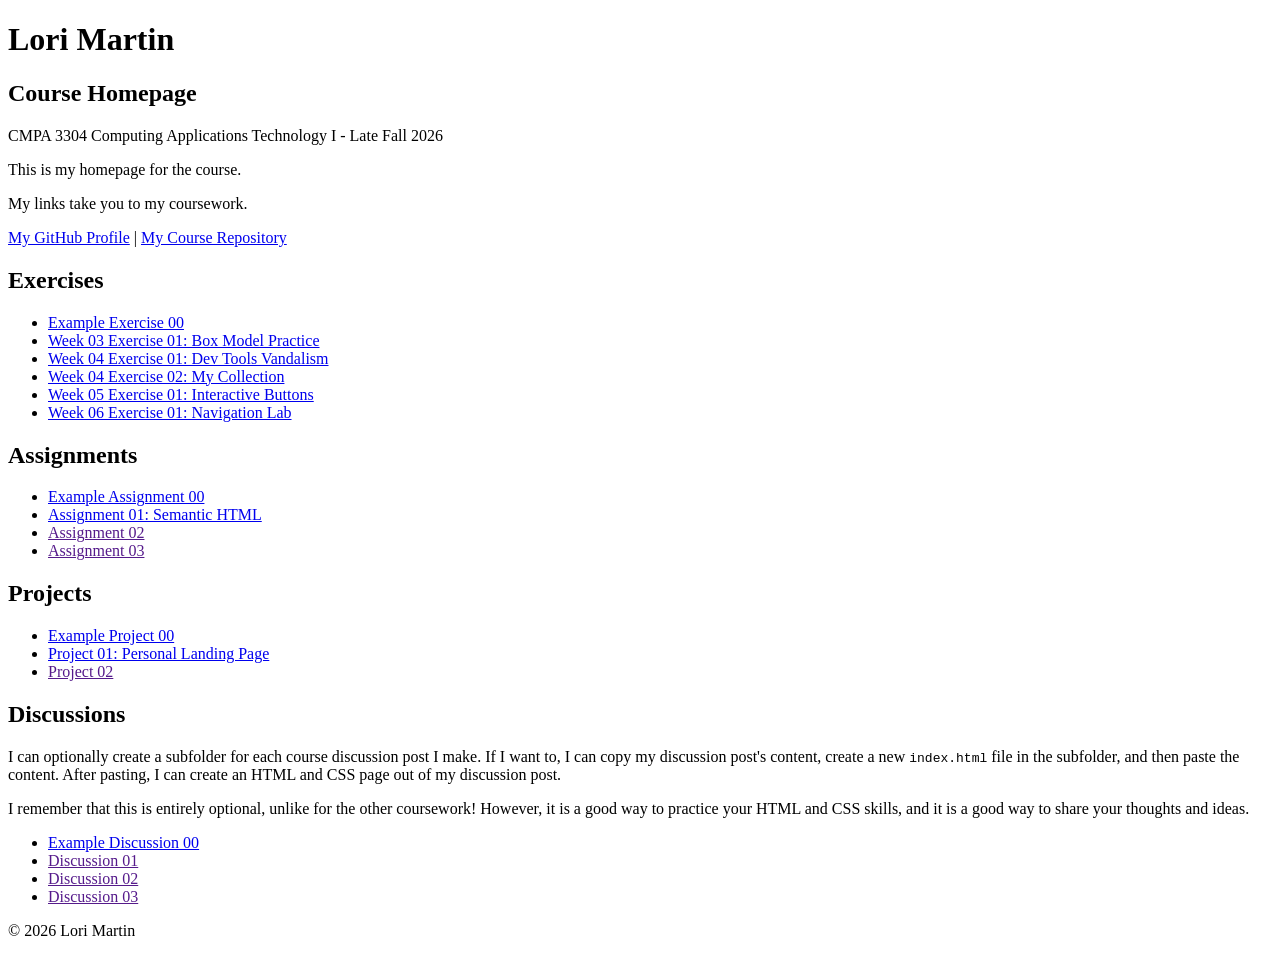
<file: index.html>
<!DOCTYPE html>

<!--

INSTRUCTIONS: HOW TO CHANGE THIS PAGE:

1. Change "Student Name" in the title above to your real name.

2. Change "Your Name" in the big heading below to your real name.

3. Change "your-username" to your real GitHub username in both links.

4. Change "your-repo-name" to the name of this repository.

5. Change "Course Name" to the name of your class.

6. Change "Semester Year" to match when you are taking this class.

7. Add links to your work:
    - Find the words that say "Exercise 01", "Assignment 01", etc.
    - Between the quote marks in href="", put the relative link to your work in the subfolder. You can simply link to the subfolder name. Take a look at the example folders and links to see how to do this.
    - For work not yet started/completed, you can leave the href="" blank until you are ready.
    - Change the words "Exercise 01" to match the name of the exercise. Do the same for assignments and projects. If you add your discussion posts, do the same for them.
    - Do this for each piece of work you finish.

8. You can add more links by copying a whole line like this:
    <li><a href="">New Work Name</a></li>
    Then paste it below the last one in that section.

9. Save your changes and push to GitHub when you are done. Remember you can use GitHub Desktop to help you with this.

Remember: During the course, if you want, you can style your homepage to introduce your own style and aesthetics. To start, keep this page simple and plain. This is just a template to get you started. Embrace the handcrafted approach to web design and development: change things to make them your own.

Remember: You must have a GitHub account, a new GitHub repository for this course, and this file (index.html) in that repository. 

Remember: You must create subfolders for each piece of coursework as the semester progresses.

-->

<html lang="en">
    <head>
        <meta charset="UTF-8" />
        <title>Course Homepage template</title>
        <meta charset="UTF-8" />
        <meta name="viewport" content="width=device-width, initial-scale=1.0" />
        <title>Lori Martin - Course Homepage</title>
    </head>

    <body>
        <header>
            <h1>Lori Martin</h1>
            <h2>Course Homepage</h2>
            <p>CMPA 3304 Computing Applications Technology I - Late Fall 2026</p>
            <p>This is my homepage for the course.</p>
            <p>My links take you to my coursework.</p>
            <nav>
                <a href="https://github.com/lorimart">My GitHub Profile</a>
                |
                <a href="https://github.com/lorimart/course-portfolio">
                    My Course Repository
                </a>
            </nav>
        </header>

        <main>
            <section>
                <h2>Exercises</h2>
                <ul>
                    <li>
                        <a href="example-exercise-00/">Example Exercise 00</a>
                    </li>
                    <li><a href="week-03-exercise-01/index.html">Week 03 Exercise 01: Box Model Practice</a></li>
                    <li><a href="week-04-exercise-01/index.html">Week 04 Exercise 01: Dev Tools Vandalism</a></li>
                    <li><a href="week-04-exercise-02/index.html">Week 04 Exercise 02: My Collection</a></li>
                    <li><a href="week-05-exercise-01/index.html">Week 05 Exercise 01: Interactive Buttons</a></li>
                    <li><a href="week-06-exercise-01/index.html">Week 06 Exercise 01: Navigation Lab</a></li>
                </ul>
            </section>

            <section>
                <h2>Assignments</h2>
                <ul>
                    <li>
                        <a href="example-assignment-00/">
                            Example Assignment 00
                        </a>
                    </li>
                    <li><a href="assignment-01/index.html">
                        Assignment 01: Semantic HTML
                    </a>
                    </li>
                    <li><a href="">Assignment 02</a></li>
                    <li><a href="">Assignment 03</a></li>
                </ul>
            </section>

            <section>
                <h2>Projects</h2>
                <ul>
                    <li>
                        <a href="example-project-00/">Example Project 00</a>
                    </li>
                    <li><a href="project-01/index.html">Project 01: Personal Landing Page</a></li>
                    <li><a href="">Project 02</a></li>
                </ul>
            </section>

            <section>
                <h2>Discussions</h2>
                <p>
                    I can optionally create a subfolder for each course
                    discussion post I make. If I want to, I can copy my
                    discussion post's content, create a new
                    <code>index.html</code>
                    file in the subfolder, and then paste the content. After
                    pasting, I can create an HTML and CSS page out of my
                    discussion post.
                </p>
                <p>
                    I remember that this is entirely optional, unlike for the
                    other coursework! However, it is a good way to practice your
                    HTML and CSS skills, and it is a good way to share your
                    thoughts and ideas.
                </p>
                <ul>
                    <li>
                        <a href="example-discussion-00/">
                            Example Discussion 00
                        </a>
                    </li>
                    <li><a href="">Discussion 01</a></li>
                    <li><a href="">Discussion 02</a></li>
                    <li><a href="">Discussion 03</a></li>
                </ul>
            </section>
        </main>

        <footer>
            <p>&copy; 2026 Lori Martin</p>
        </footer>
    </body>
</html>
</file>
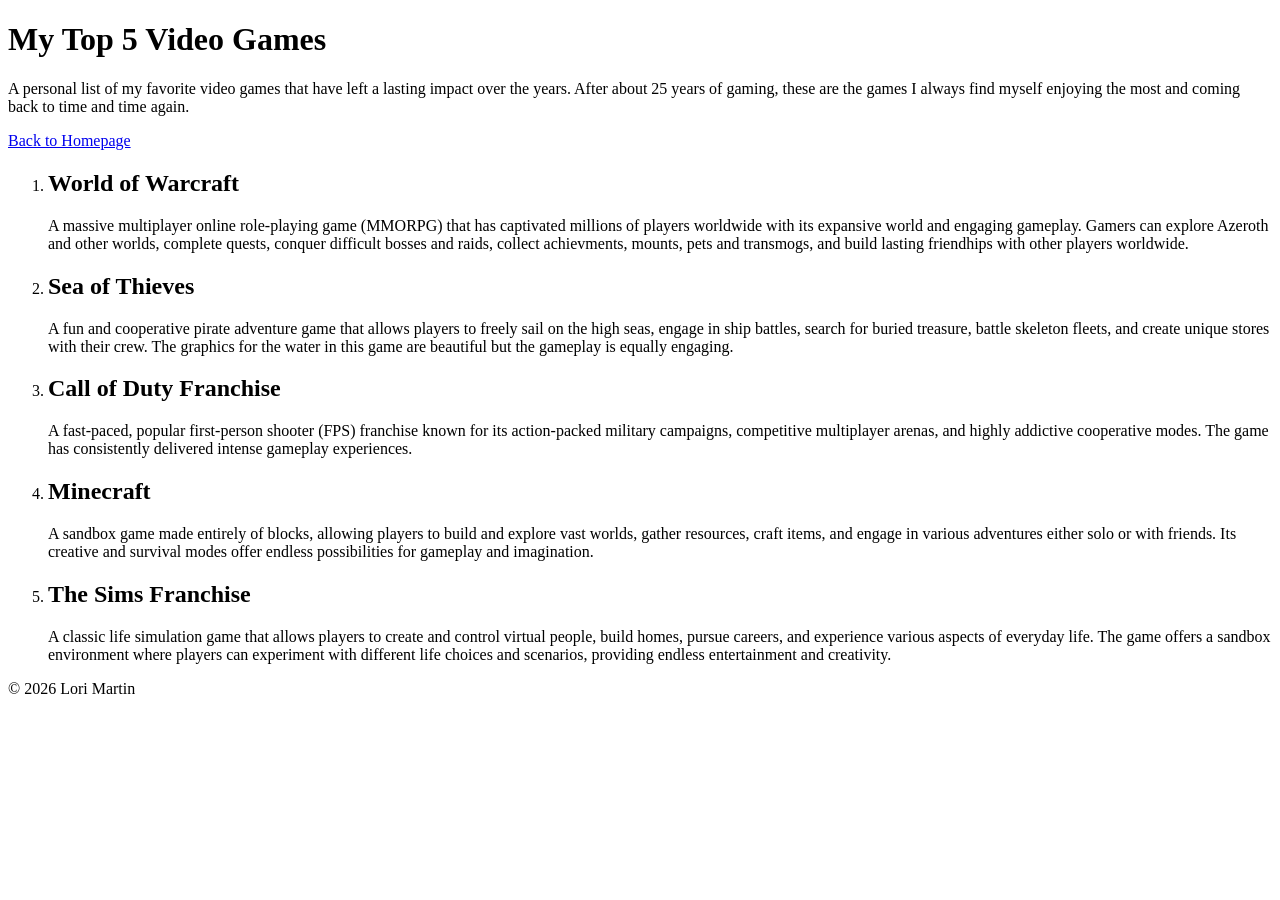
<file: assignment-01/index.html>
<!DOCTYPE html>
<html lang="en">
    <head>
        <meta charset="UTF-8" />
        <meta name="viewport" content="width=device-width, initial-scale=1.0" />
        <title>Assignment 01: Semantic HTML</title>
    </head>
    <body>
        <header>
            <h1>My Top 5 Video Games</h1>
            <p>A personal list of my favorite video games that have left a lasting impact over the years. After about 25 years of gaming, these are the games I always find myself enjoying the most and coming back to time and time again.</p>
            <a href="../index.html">Back to Homepage</a>
        </header>

        <main>
            <ol>
                <li>
                    <h2>World of Warcraft</h2>
                    <p>A massive multiplayer online role-playing game (MMORPG) that has captivated millions of players worldwide with its expansive world and engaging gameplay. Gamers can explore Azeroth and other worlds, complete quests, conquer difficult bosses and raids, collect achievments, mounts, pets and transmogs, and build lasting friendhips with other players worldwide.</p>
                </li>
                <li>
                    <h2>Sea of Thieves</h2>
                    <p>A fun and cooperative pirate adventure game that allows players to freely sail on the high seas, engage in ship battles, search for buried treasure, battle skeleton fleets, and create unique stores with their crew. The graphics for the water in this game are beautiful but the gameplay is equally engaging.</p>
                </li>
                <li>
                    <h2>Call of Duty Franchise</h2>
                    <p>A fast-paced, popular first-person shooter (FPS) franchise known for its action-packed military campaigns, competitive multiplayer arenas, and highly addictive cooperative modes. The game has consistently delivered intense gameplay experiences.</p>
                </li>
                <li>
                    <h2>Minecraft</h2>
                    <p>A sandbox game made entirely of blocks, allowing players to build and explore vast worlds, gather resources, craft items, and engage in various adventures either solo or with friends. Its creative and survival modes offer endless possibilities for gameplay and imagination.</p>
                </li>
                <li>
                    <h2>The Sims Franchise</h2>
                    <p>A classic life simulation game that allows players to create and control virtual people, build homes, pursue careers, and experience various aspects of everyday life. The game offers a sandbox environment where players can experiment with different life choices and scenarios, providing endless entertainment and creativity.</p>
                </li>
            </ol>
        </main>

        <footer>
            <p>&copy; 2026 Lori Martin</p>
        </footer>  
    
    </body>
</html>
</file>
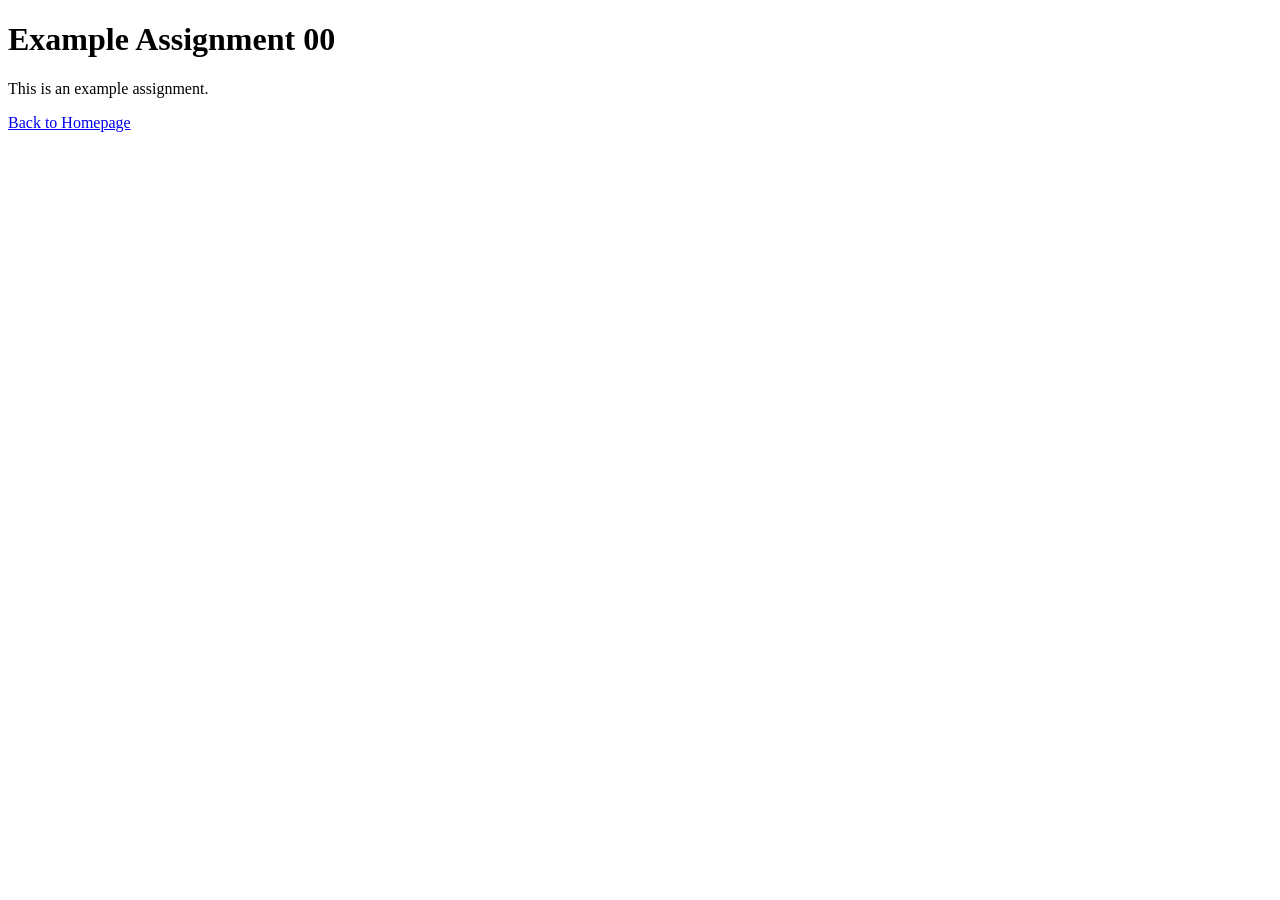
<file: example-assignment-00/index.html>
<!DOCTYPE html>
<html lang="en">
    <head>
        <meta charset="UTF-8" />
        <meta name="viewport" content="width=device-width, initial-scale=1.0" />
        <title>Example Assignment 00</title>
    </head>
    <body>
        <h1>Example Assignment 00</h1>
        <p>This is an example assignment.</p>
        <a href="../index.html">Back to Homepage</a>
    </body>
</html>
</file>
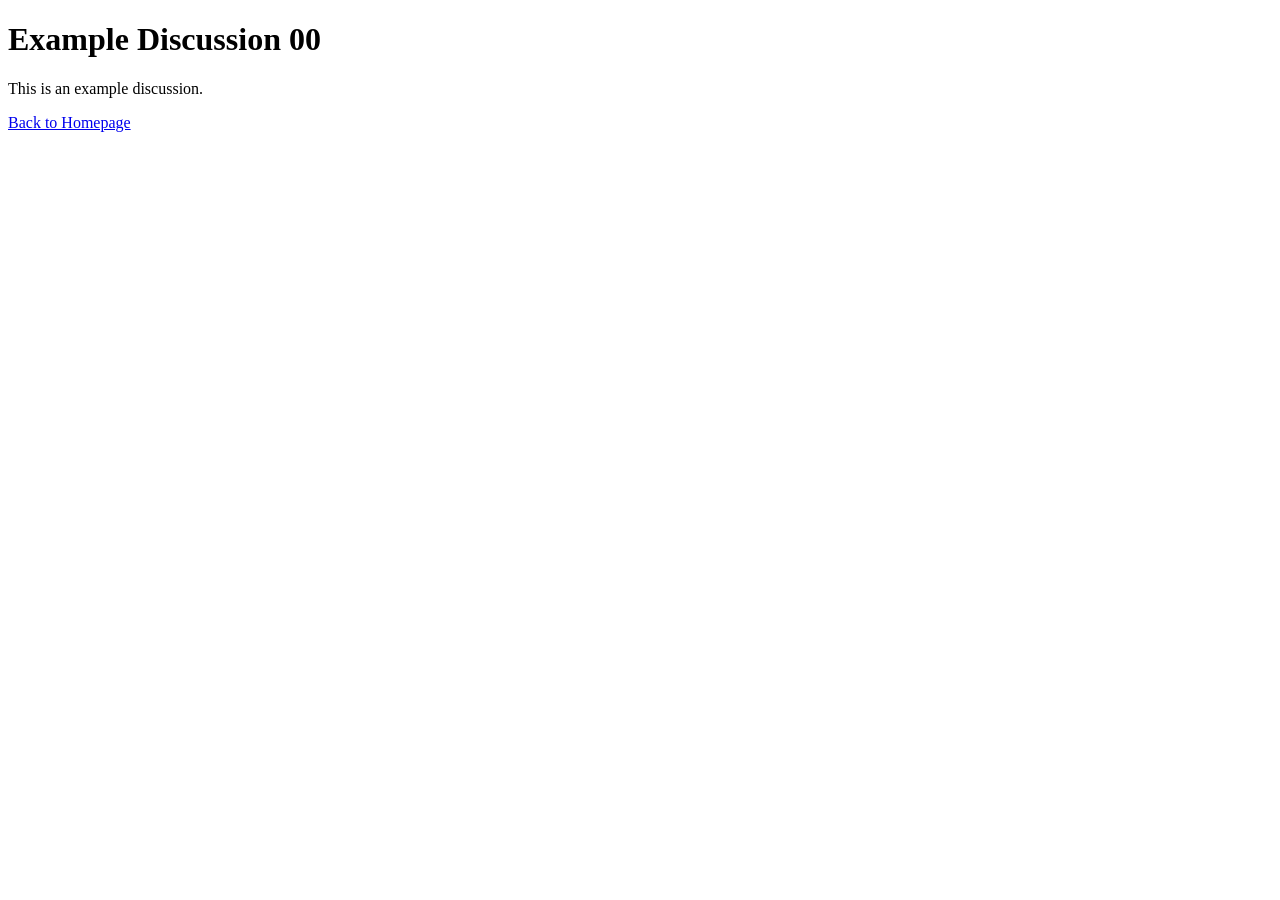
<file: example-discussion-00/index.html>
<!DOCTYPE html>
<html lang="en">
    <head>
        <meta charset="UTF-8" />
        <meta name="viewport" content="width=device-width, initial-scale=1.0" />
        <title>Example Discussion 00</title>
    </head>
    <body>
        <h1>Example Discussion 00</h1>
        <p>This is an example discussion.</p>
        <a href="../index.html">Back to Homepage</a>
    </body>
</html>
</file>
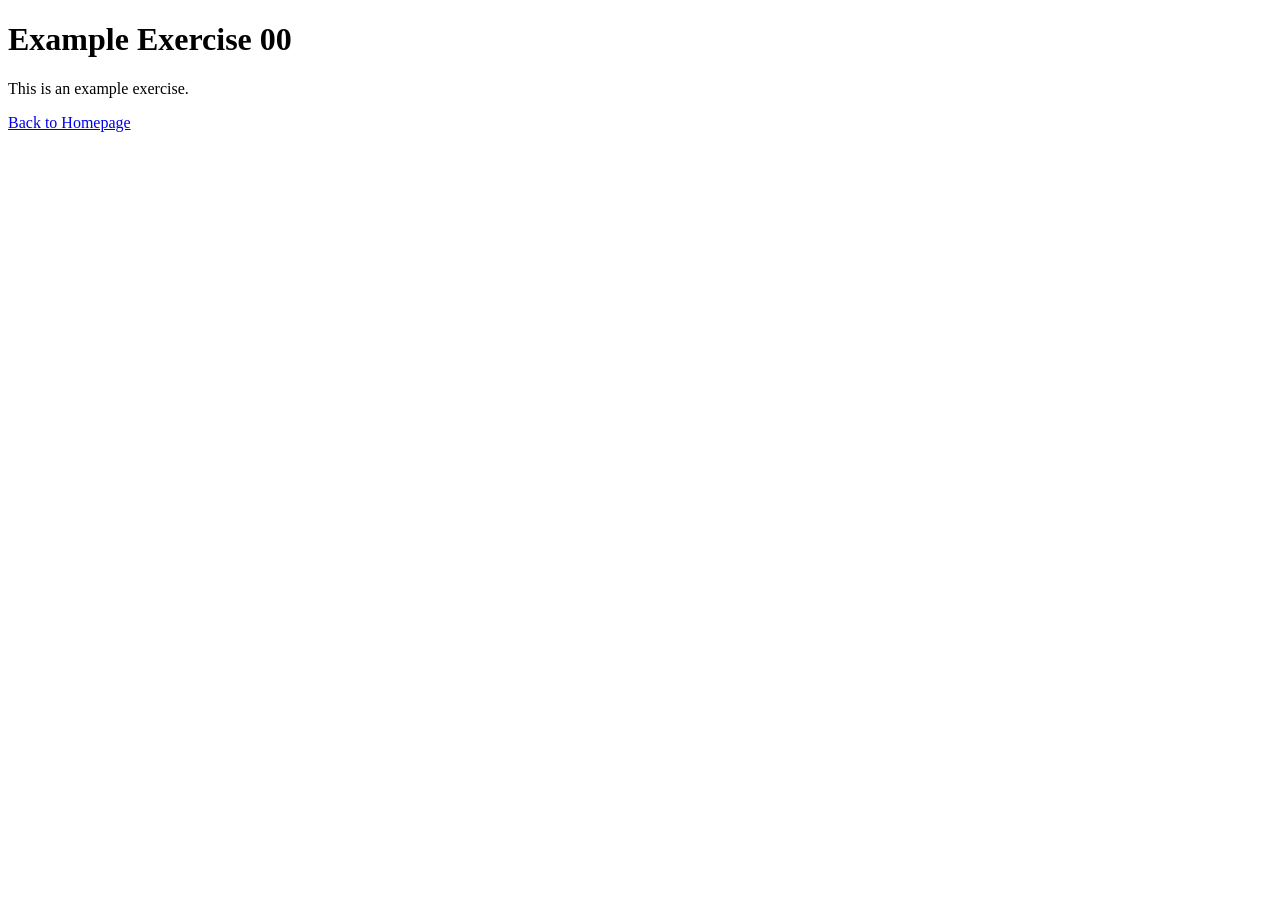
<file: example-exercise-00/index.html>
<!DOCTYPE html>
<html lang="en">
    <head>
        <meta charset="UTF-8" />
        <meta name="viewport" content="width=device-width, initial-scale=1.0" />
        <title>Example Exercise 00</title>
    </head>
    <body>
        <h1>Example Exercise 00</h1>
        <p>This is an example exercise.</p>
        <a href="../index.html">Back to Homepage</a>
    </body>
</html>
</file>
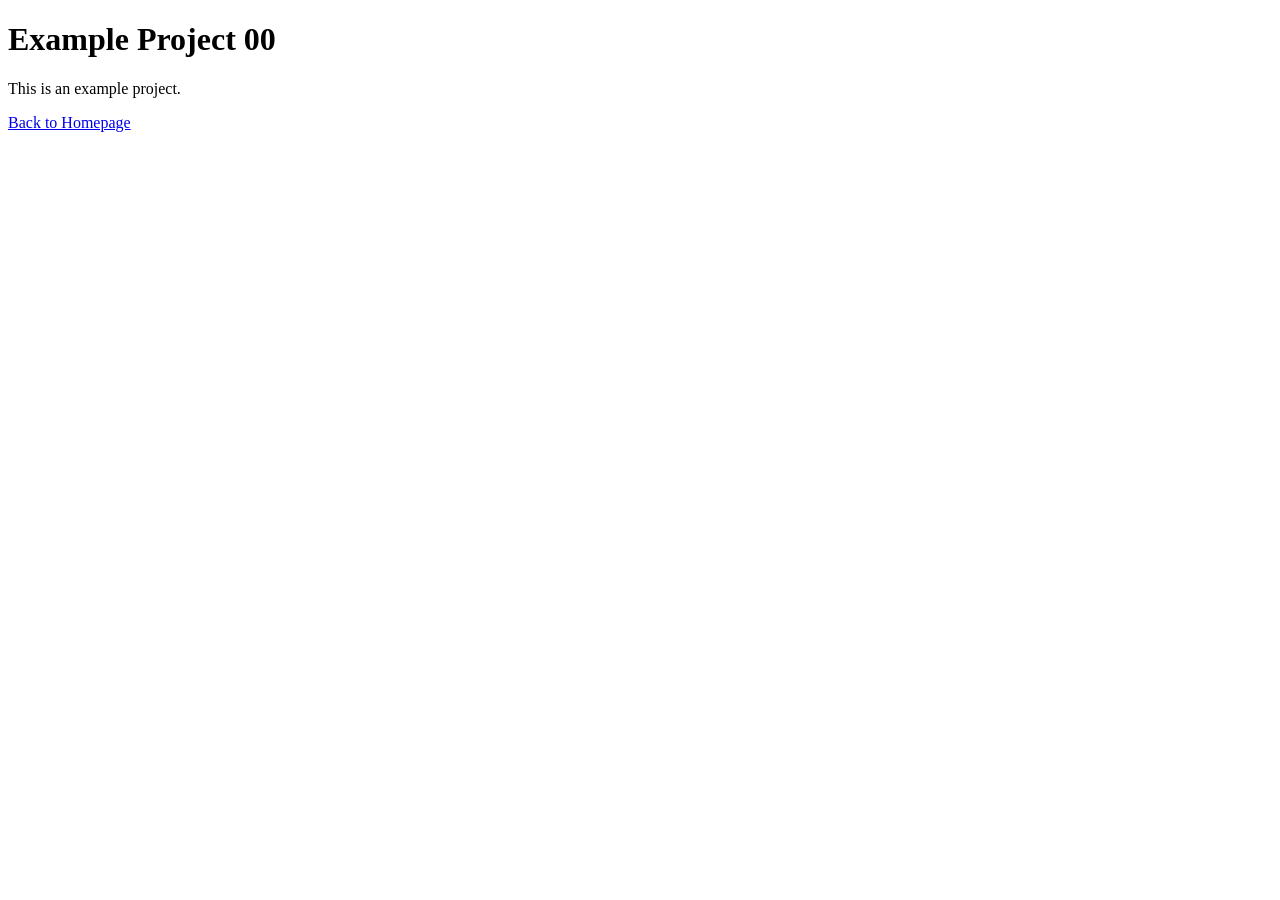
<file: example-project-00/index.html>
<!DOCTYPE html>
<html lang="en">
    <head>
        <meta charset="UTF-8" />
        <meta name="viewport" content="width=device-width, initial-scale=1.0" />
        <title>Example Project 00</title>
    </head>
    <body>
        <h1>Example Project 00</h1>
        <p>This is an example project.</p>
        <a href="../index.html">Back to Homepage</a>
    </body>
</html>
</file>
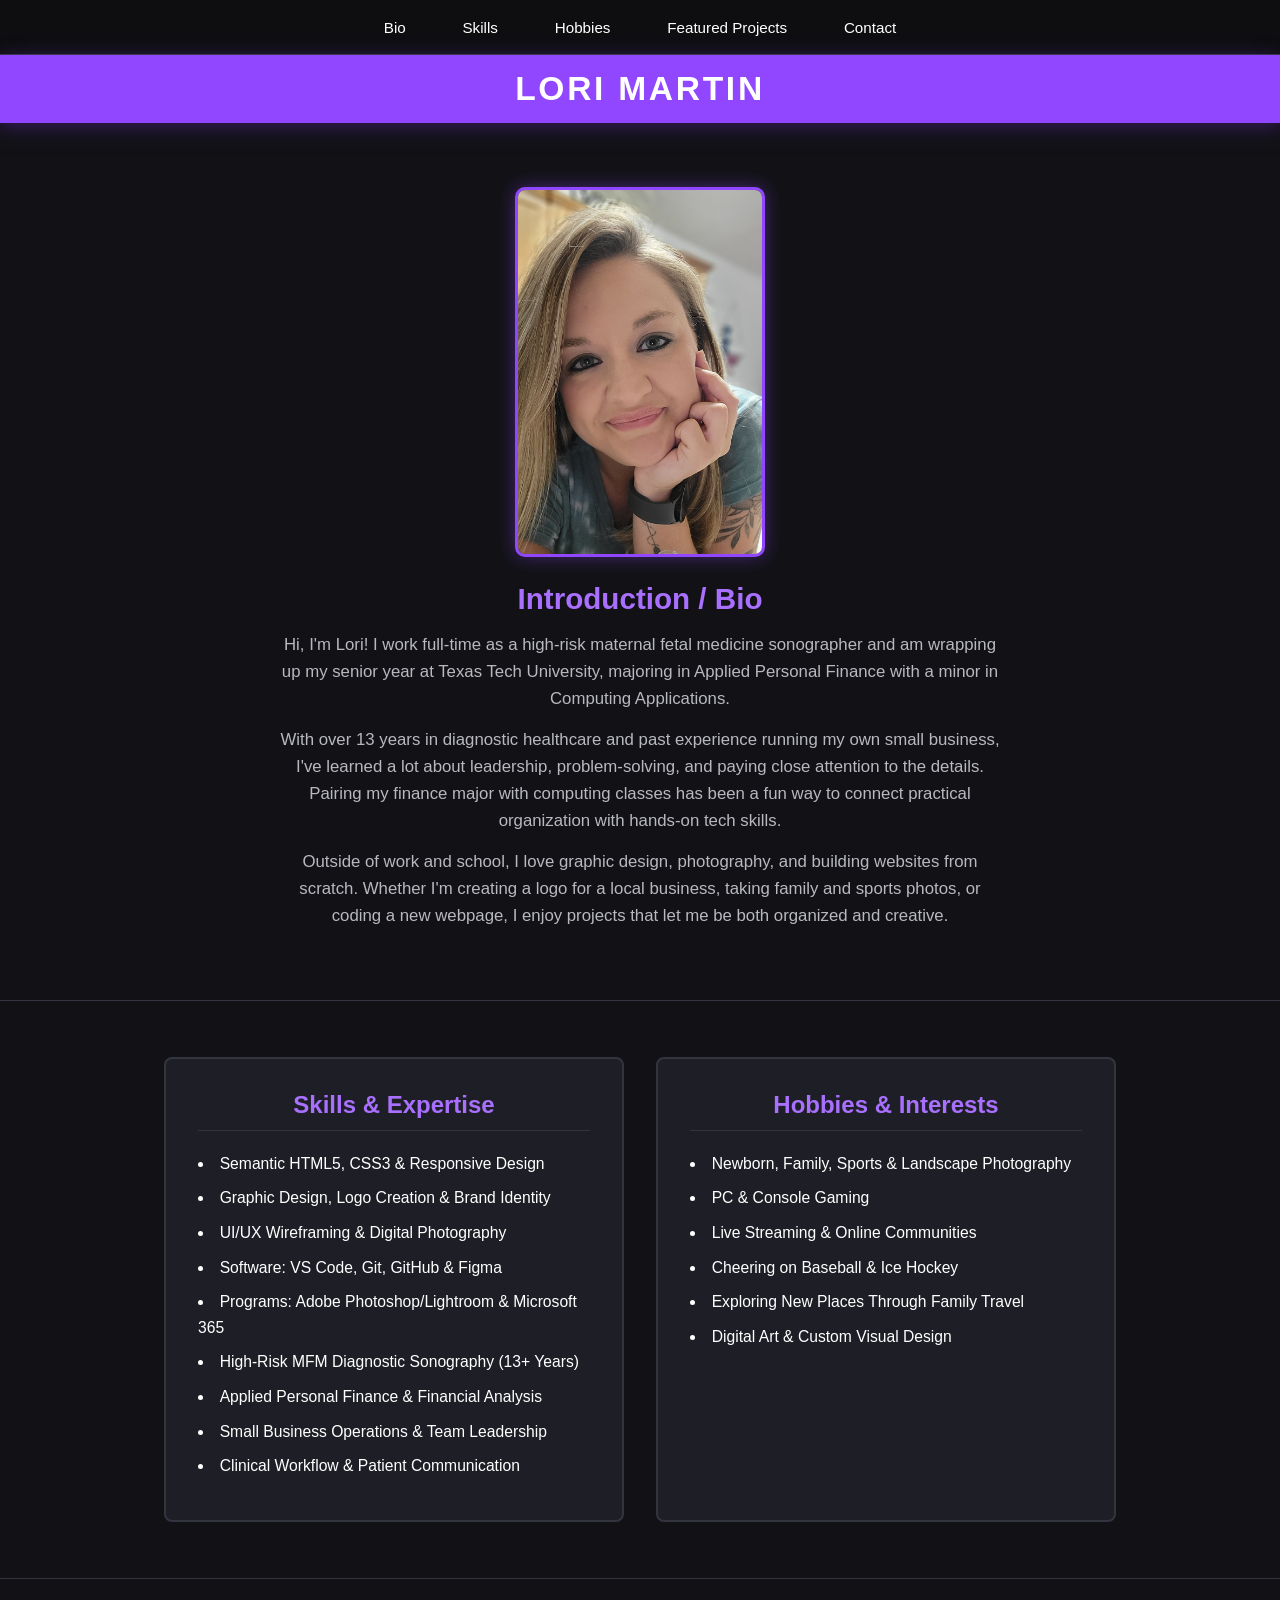
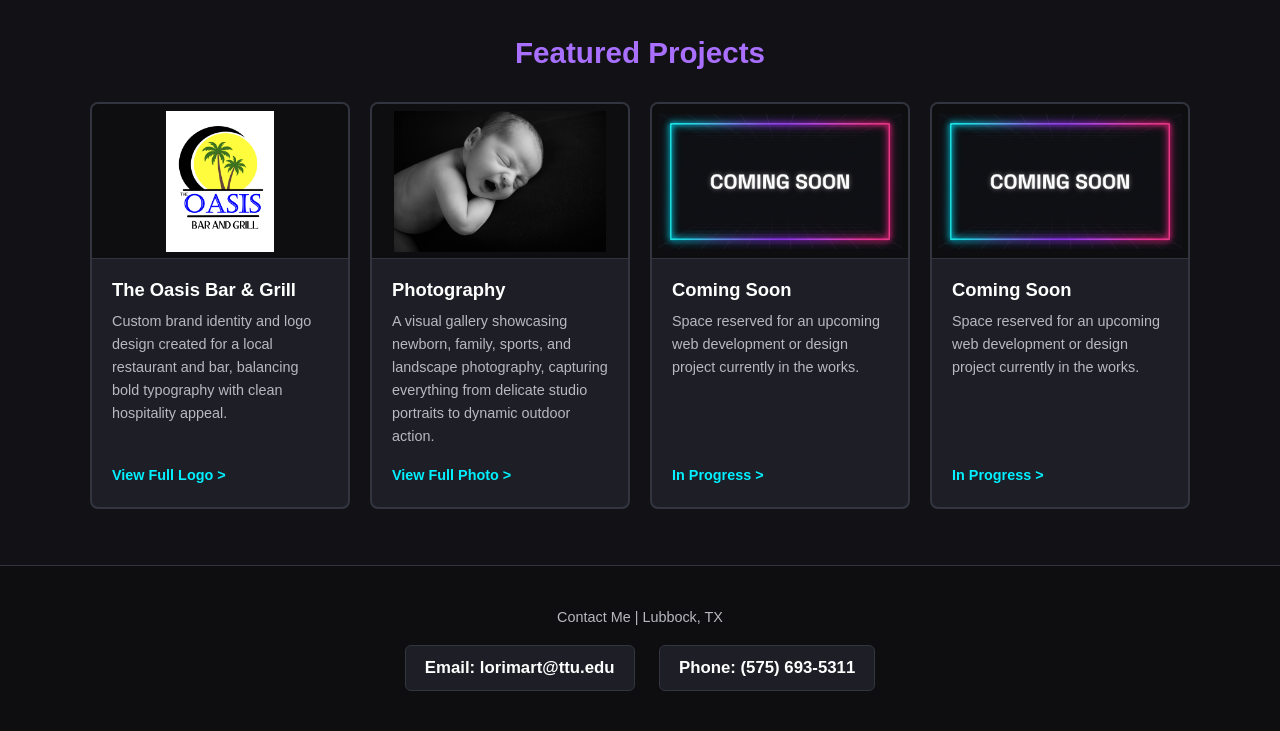
<file: project-01/index.html>
<!DOCTYPE html>
<html lang="en">
<head>
    <meta charset="UTF-8">
    <meta name="viewport" content="width=device-width, initial-scale=1.0">
    <title>Lori Martin | Personal Landing Page</title>
    <link rel="stylesheet" href="style.css">
</head>
<body>

    <header class="site-header">
        <nav class="top-nav">
            <ul class="nav-links">
                <li><a href="#bio">Bio</a></li>
                <li><a href="#skills">Skills</a></li>
                <li><a href="#hobbies">Hobbies</a></li>
                <li><a href="#projects">Featured Projects</a></li>
                <li><a href="#contact">Contact</a></li>
            </ul>
        </nav>
        <div class="name-banner">
            <h1>LORI MARTIN</h1>
        </div>
    </header>

    <main>
            <section id="bio" class="hero-section">
            <div class="container hero-centered">
                <div class="photo-frame">
                    <img src="self-image.jpg" alt="Portrait of Lori Martin">
                </div>
                <h2>Introduction / Bio</h2>
                <p>Hi, I'm Lori! I work full-time as a high-risk maternal fetal medicine sonographer and am wrapping up my senior year at Texas Tech University, majoring in Applied Personal Finance with a minor in Computing Applications.</p>
                <p>With over 13 years in diagnostic healthcare and past experience running my own small business, I've learned a lot about leadership, problem-solving, and paying close attention to the details. Pairing my finance major with computing classes has been a fun way to connect practical organization with hands-on tech skills.</p>
                <p>Outside of work and school, I love graphic design, photography, and building websites from scratch. Whether I'm creating a logo for a local business, taking family and sports photos, or coding a new webpage, I enjoy projects that let me be both organized and creative.</p>
            </div>
        </section>



        <section id="skills" class="section-block">
            <div class="container dual-flex">
                
                <div class="dual-box">
                    <h2>Skills & Expertise</h2>
                    <ul>
                        <li>Semantic HTML5, CSS3 & Responsive Design</li>
                        <li>Graphic Design, Logo Creation & Brand Identity</li>
                        <li>UI/UX Wireframing & Digital Photography</li>
                        <li>Software: VS Code, Git, GitHub & Figma</li>
                        <li>Programs: Adobe Photoshop/Lightroom & Microsoft 365</li>
                        <li>High-Risk MFM Diagnostic Sonography (13+ Years)</li>
                        <li>Applied Personal Finance & Financial Analysis</li>
                        <li>Small Business Operations & Team Leadership</li>
                        <li>Clinical Workflow & Patient Communication</li>
                    </ul>
                </div>

                <div id="hobbies" class="dual-box">
                    <h2>Hobbies & Interests</h2>
                    <ul>
                        <li>Newborn, Family, Sports & Landscape Photography</li>
                        <li>PC & Console Gaming</li>
                        <li>Live Streaming & Online Communities</li>
                        <li>Cheering on Baseball & Ice Hockey</li>
                        <li>Exploring New Places Through Family Travel</li>
                        <li>Digital Art & Custom Visual Design</li>
                    </ul>
                </div>

            </div>
        </section>

        <section id="projects" class="section-block">
            <div class="container">
                <h2 class="section-heading">Featured Projects</h2>
                <div class="projects-flex">

                    <article class="project-card">
                        <img src="oasis-logo.png" alt="The Oasis Bar & Grill logo design">
                        <div class="project-info">
                            <h3>The Oasis Bar & Grill</h3>
                            <p>Custom brand identity and logo design created for a local restaurant and bar, balancing bold typography with clean hospitality appeal.</p>
                            <a href="oasis-logo.png" target="_blank" class="card-link">View Full Logo ></a>
                        </div>
                    </article>

                    <article class="project-card">
                        <img src="newborn-photo-yawn.jpg" alt="Original photography showcase">
                        <div class="project-info">
                            <h3>Photography</h3>
                            <p>A visual gallery showcasing newborn, family, sports, and landscape photography, capturing everything from delicate studio portraits to dynamic outdoor action.</p>
                            <a href="newborn-photo-yawn.jpg" target="_blank" class="card-link">View Full Photo ></a>
                        </div>
                    </article>

                    <article class="project-card">
                        <img src="coming-soon.jpg" alt="Future project coming soon">
                        <div class="project-info">
                            <h3>Coming Soon</h3>
                            <p>Space reserved for an upcoming web development or design project currently in the works.</p>
                            <a href="#projects" class="card-link">In Progress ></a>
                        </div>
                    </article>

                    <article class="project-card">
                        <img src="coming-soon.jpg" alt="Future project coming soon">
                        <div class="project-info">
                            <h3>Coming Soon</h3>
                            <p>Space reserved for an upcoming web development or design project currently in the works.</p>
                            <a href="#projects" class="card-link">In Progress ></a>
                        </div>
                    </article>

                </div>
            </div>
        </section>
    </main>

    <footer id="contact" class="site-footer">
        <div class="container footer-centered">
            <p class="footer-label">Contact Me | Lubbock, TX</p>
            <div class="contact-row">
                <a href="mailto:lorimart@ttu.edu" class="contact-btn">Email: lorimart@ttu.edu</a>
                <a href="tel:5756935311" class="contact-btn">Phone: (575) 693-5311</a>
            </div>
        </div>
    </footer>

</body>
</html>
</file>
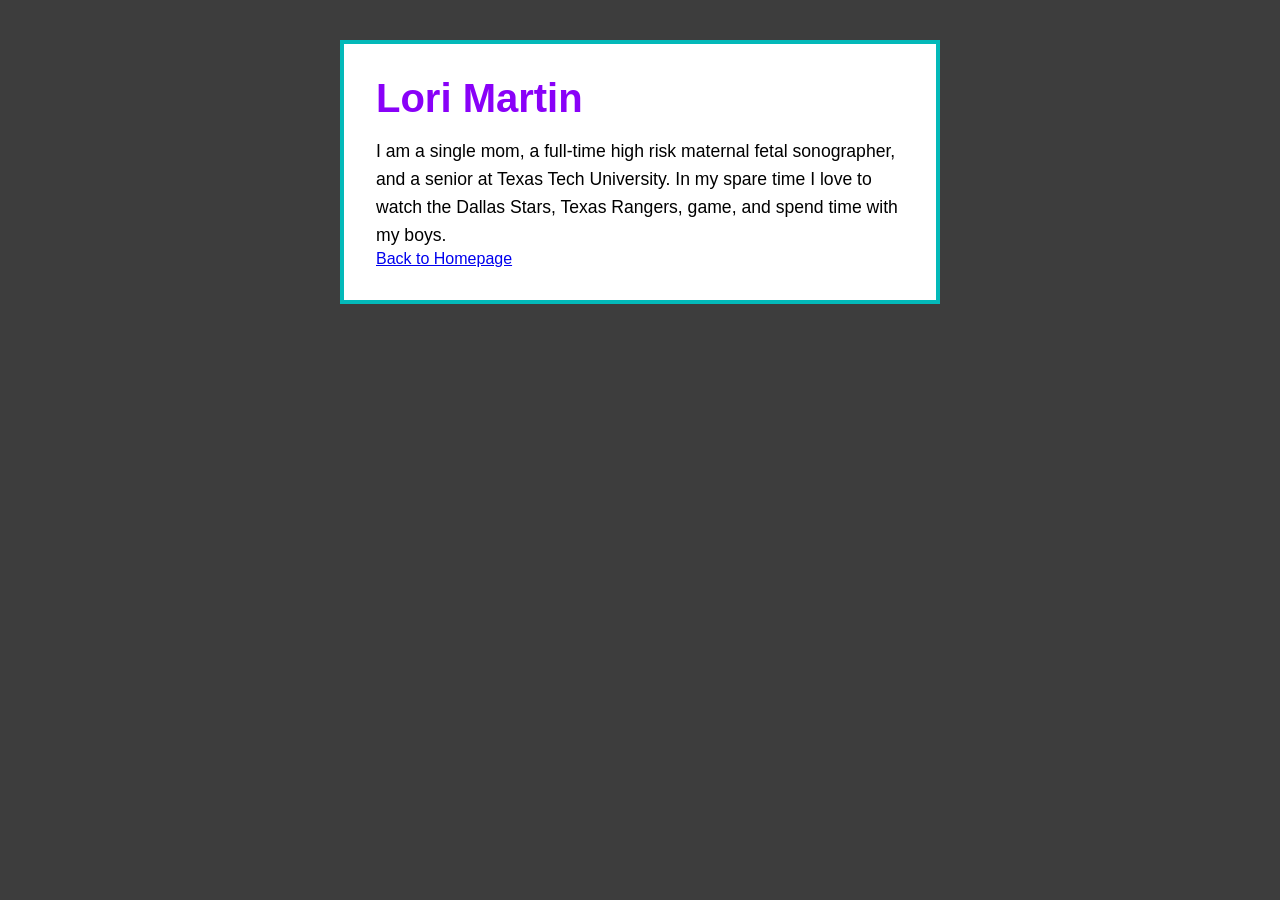
<file: week-03-exercise-01/index.html>
<!DOCTYPE html>
<html lang="en">
    <head>
        <meta charset="UTF-8" />
        <meta name="viewport" content="width=device-width, initial-scale=1.0" />
        <title>Lori Martin</title>
        <link rel="stylesheet" href="style.css">
    </head>
    <body>
        <div class="card">
            <h1>Lori Martin</h1>
            <p>I am a single mom, a full-time high risk maternal fetal sonographer, and a senior at Texas Tech University. In my spare time I love to watch the Dallas Stars, Texas Rangers, game, and spend time with my boys.</p>
            <a href="../index.html">Back to Homepage</a>
        </div>
    </body>
</html>
</file>
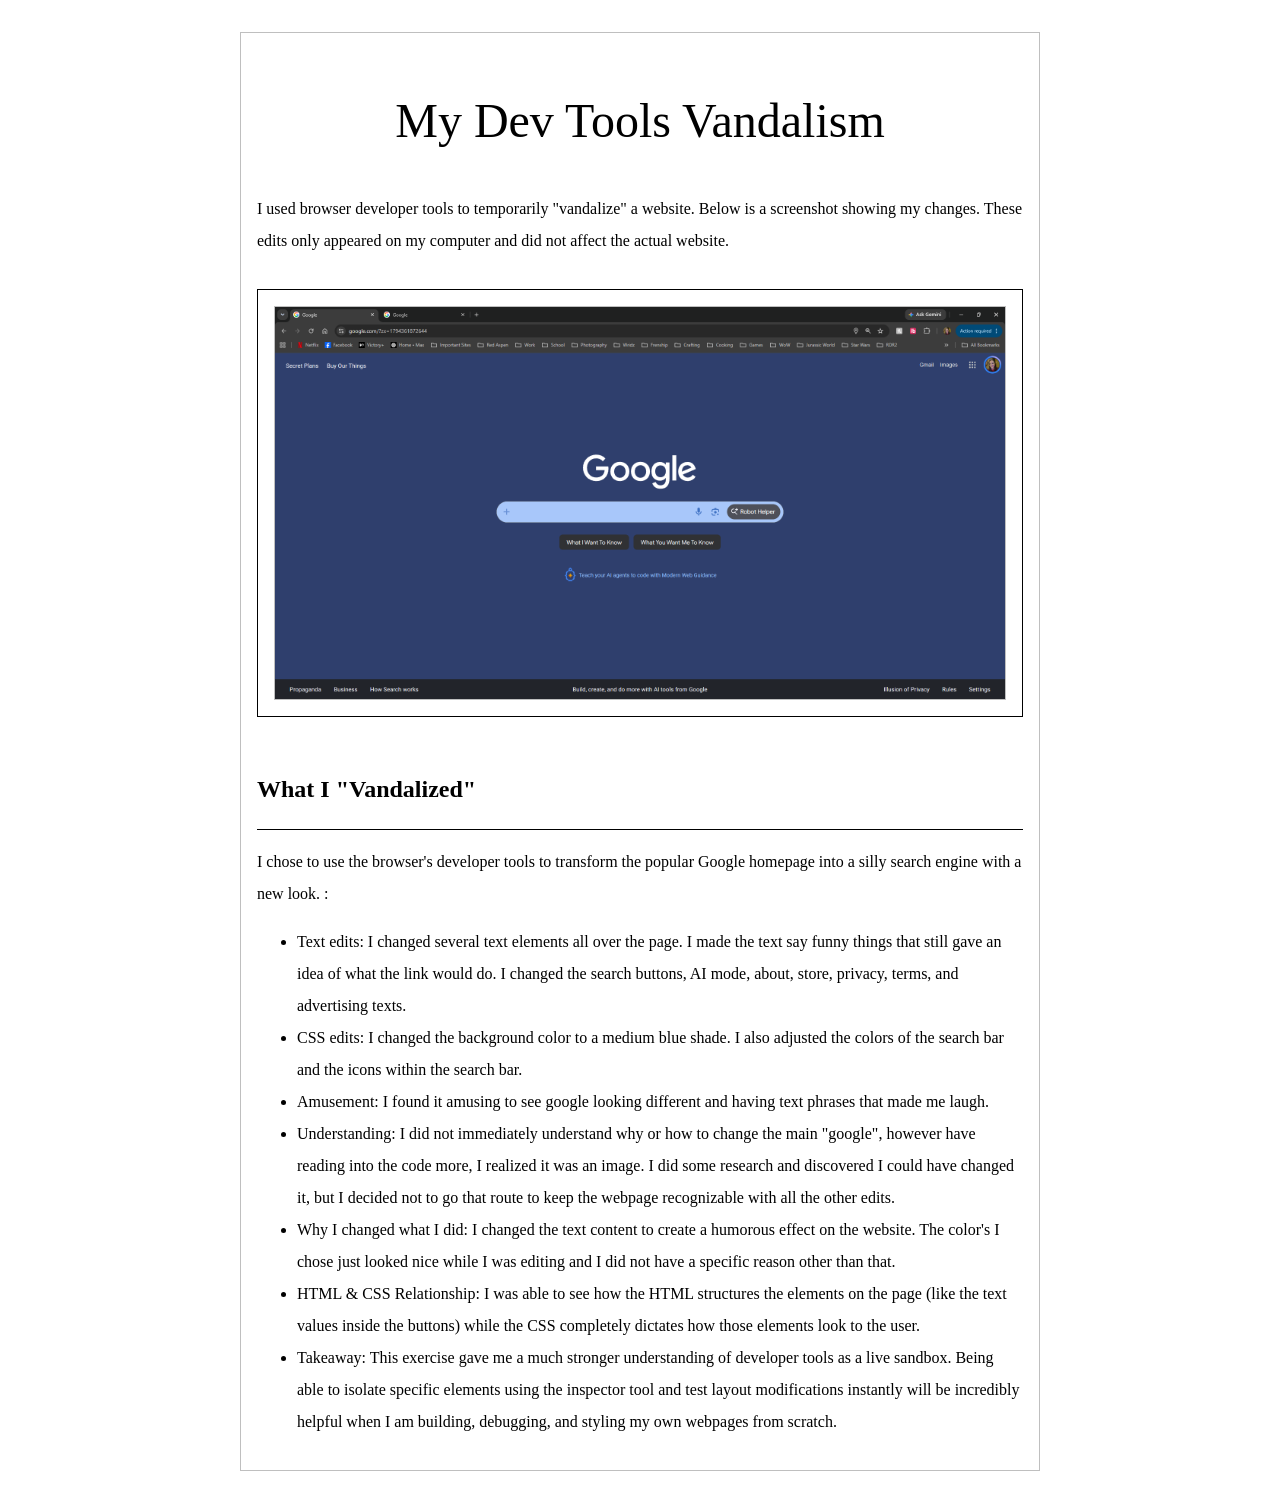
<file: week-04-exercise-01/index.html>
<!DOCTYPE html>
<html lang="en">

<head>
    <meta charset="UTF-8" />
    <meta name="viewport" content="width=device-width, initial-scale=1.0" />
    <title>Week 04 Exercise 01 - My Dev Tools Vandalism</title>
    <link rel="stylesheet" href="./style.css" />
</head>

<body>
    <main>
        <h1>My Dev Tools Vandalism</h1>
        <p>
            I used browser developer tools to temporarily "vandalize" a
            website. Below is a screenshot showing my changes. These edits
            only appeared on my computer and did not affect the actual
            website.
        </p>
        <div class="screenshot-container">
            <!-- 
                IMPORTANT: Update the src attribute below to match your screenshot filename.
                Example: If your screenshot is named "apple-dot-com-but-with-papyrus-font.png", change the line to:
                src="./apple-dot-com-but-with-papyrus-font.png"
            -->
            <img src="./google-graffiti.png" alt="Screenshot of the webpage I vandalized" />
        </div>
        <h2>What I "Vandalized"</h2>
        <p>
            I chose to use the browser's developer tools to transform the popular Google homepage into a silly search engine with a new look. :
        <ul>
            <li>Text edits: I changed several text elements all over the page. I made the text say funny things that still gave an idea of what the link would do. I changed the search buttons, AI mode, about, store, privacy, terms, and advertising texts.</li>
            <li>CSS edits: I changed the background color to a medium blue shade. I also adjusted the colors of the search bar and the icons within the search bar.</li>
            <li>Amusement: I found it amusing to see google looking different and having text phrases that made me laugh.</li>
            <li>Understanding: I did not immediately understand why or how to change the main "google", however have reading into the code more, I realized it was an image. I did some research and discovered I could have changed it, but I decided not to go that route to keep the webpage recognizable with all the other edits.</li>
            <li>Why I changed what I did: I changed the text content to create a humorous effect on the website.  The color's I chose just looked nice while I was editing and I did not have a specific reason other than that.</li>
            <li>HTML & CSS Relationship: I was able to see how the HTML structures the elements on the page (like the text values inside the buttons) while the CSS completely dictates how those elements look to the user.</li>
            <li>Takeaway: This exercise gave me a much stronger understanding of developer tools as a live sandbox. Being able to isolate specific elements using the inspector tool and test layout modifications instantly will be incredibly helpful when I am building, debugging, and styling my own webpages from scratch.</li>
        </ul>
        </p>
    </main>
</body>

</html>
</file>
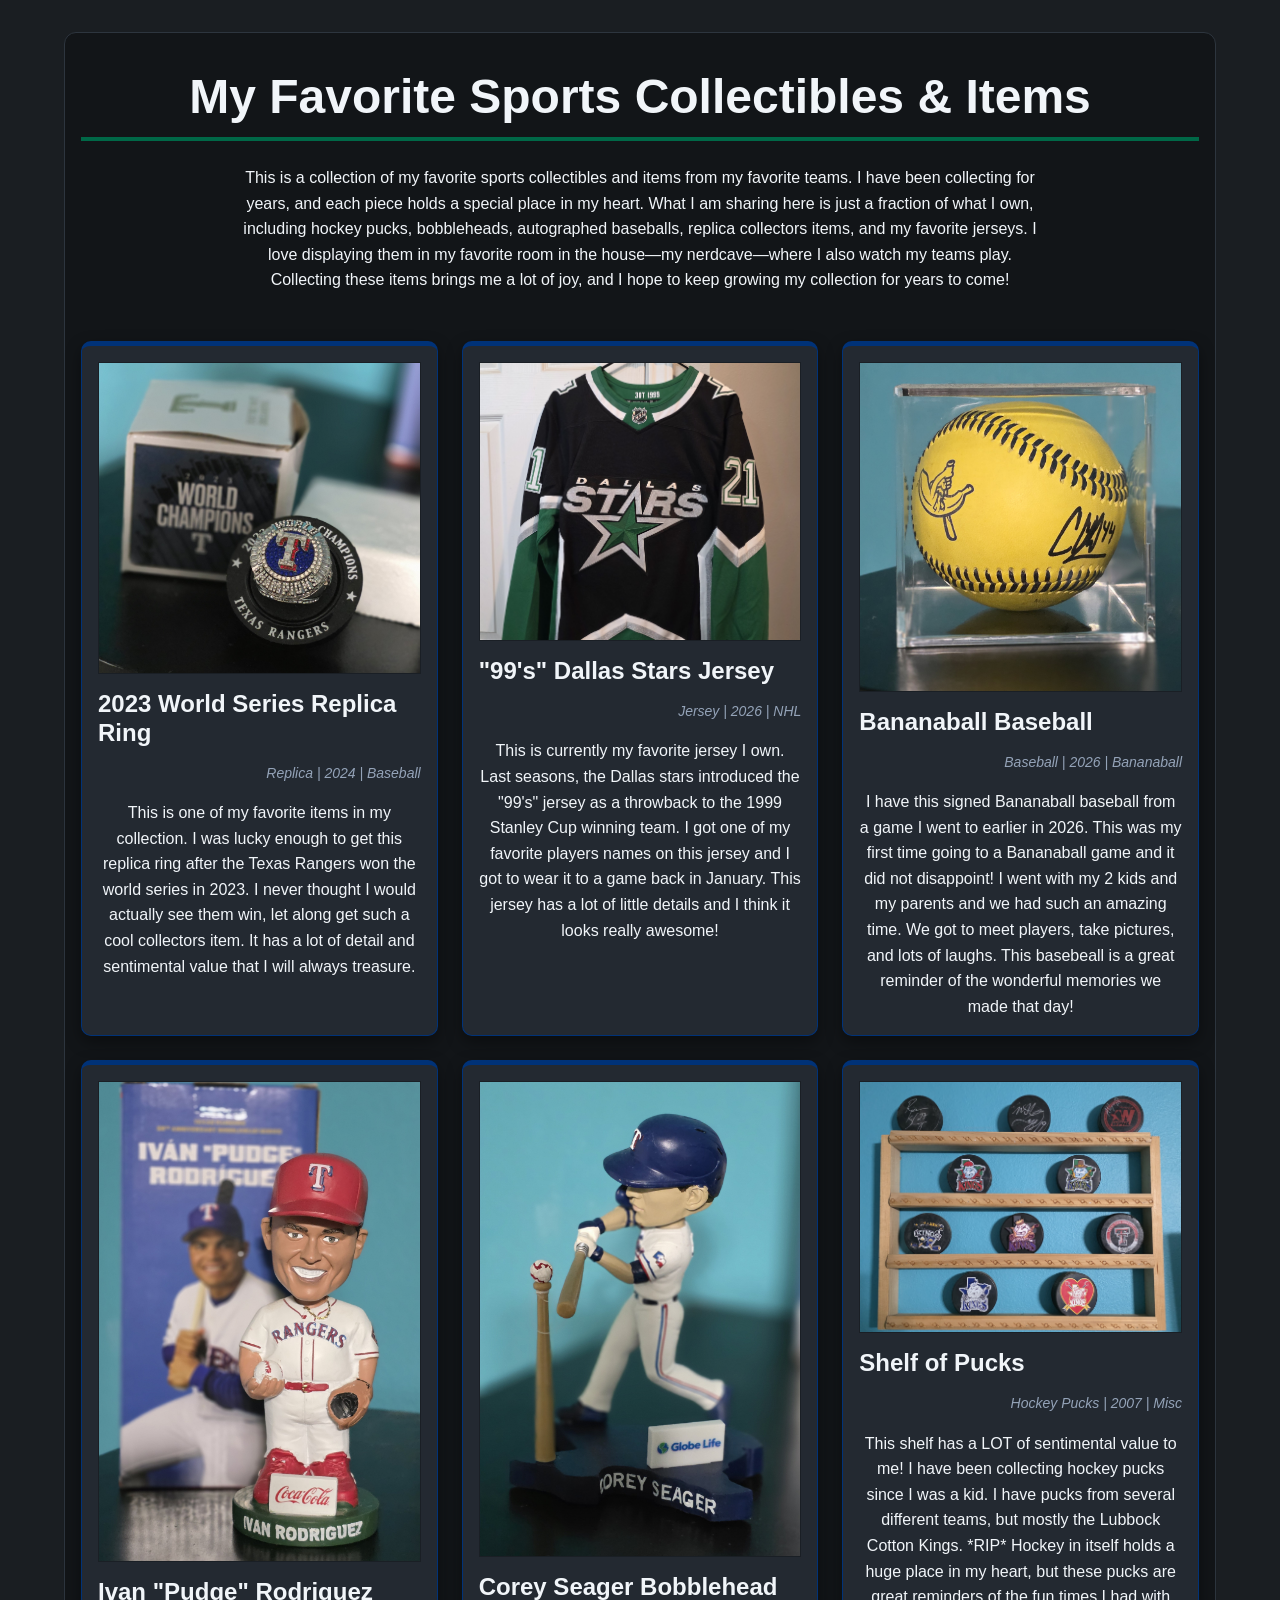
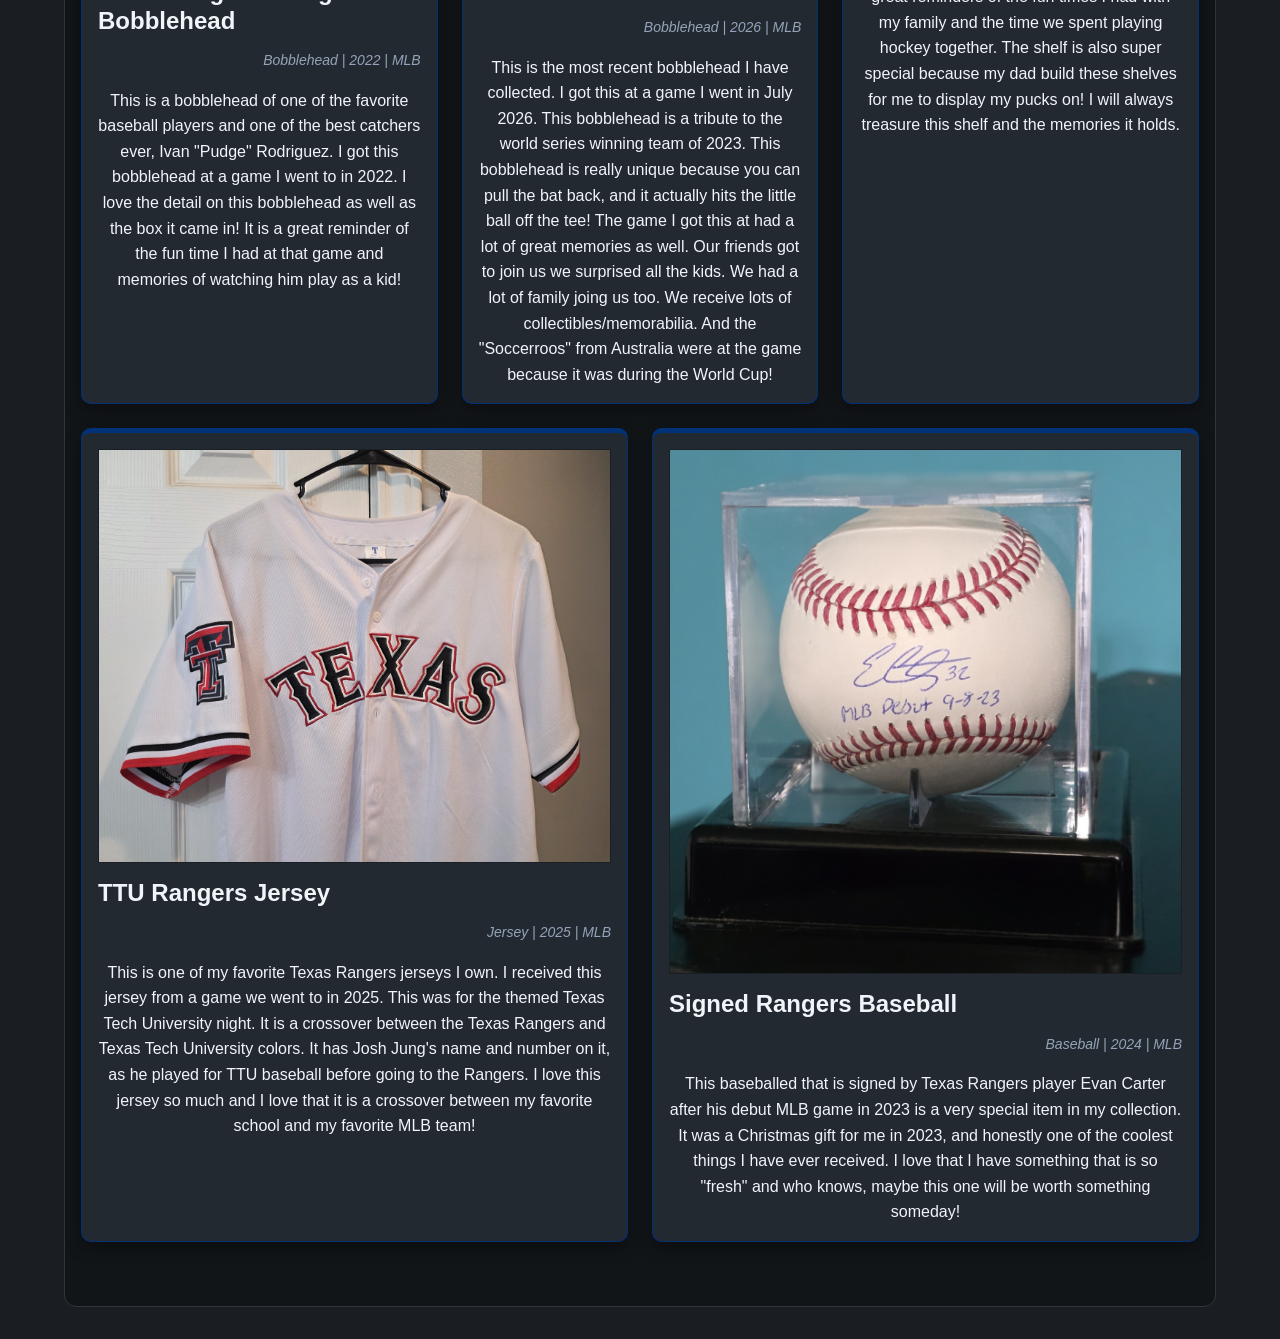
<file: week-04-exercise-02/index.html>
<!DOCTYPE html>
<html lang="en">

<head>
    <meta charset="UTF-8" />
    <meta name="viewport" content="width=device-width, initial-scale=1.0" />
    <title>Week 04 Exercise 02 - My Collection</title>
    <link rel="stylesheet" href="./style.css" />
</head>

<body>
    <main>
        <h1>My Favorite Sports Collectibles & Items</h1>
        <!-- 
            SAMPLE OVERVIEW TEXT
            Replace this entire paragraph with your own description.
            How do you think about your collection? Write that out here.
            P.S. Please use your own words. Be yourself.
        -->
        <p>
            This is a collection of my favorite sports collectibles and items from my favorite teams. I have been collecting for years, and each piece holds a special place in my heart. What I am sharing here is just a fraction of what I own, including hockey pucks, bobbleheads, autographed baseballs, replica collectors items, and my favorite jerseys. I love displaying them in my favorite room in the house—my nerdcave—where I also watch my teams play. Collecting these items brings me a lot of joy, and I hope to keep growing my collection for years to come!
        </p>

        <div class="collection-grid">

            <!-- 
                SAMPLE CARD 1
                Replace this entire card with your own item.
                Keep the same structure: image, title, details, description.
            -->
            <div class="collection-card">
                <img src="./photo-01-replica-world-series-ring.jpg" alt="2023 World Series Replica Ring" />
                <h2>2023 World Series Replica Ring</h2>
                <p class="details">Replica | 2024 | Baseball</p>
                <p class="description">
                    This is one of my favorite items in my collection. I was lucky enough to get this replica ring after the Texas Rangers won the world series in 2023. I never thought I would actually see them win, let along get such a cool collectors item. It has a lot of detail and sentimental value that I will always treasure.
                </p>
            </div>

            <!-- 
                SAMPLE CARD 2
                Replace this entire card with your own item.
                Notice the structure is identical to Sample Card 1.
            -->
            <div class="collection-card">
                <img src="./photo-02-stars-99-jersey.jpg" alt=""99's" Dallas Stars Jersey" />
                <h2>"99's" Dallas Stars Jersey</h2>
                <p class="details">Jersey | 2026 | NHL</p>
                <p class="description">
                    This is currently my favorite jersey I own. Last seasons, the Dallas stars introduced the "99's" jersey as a throwback to the 1999 Stanley Cup winning team. I got one of my favorite players names on this jersey and I got to wear it to a game back in January. This jersey has a lot of little details and I think it looks really awesome!</em>
                </p>
            </div>

            <!-- 
                PLACEHOLDER CARD 3
                Complete this card by adding your image, title, details, and description.
            -->
            <div class="collection-card">
                <img src="./photo-03-bananaball-baseball.jpg" alt="Bananaball Baseball" />
                <h2>Bananaball Baseball</h2>
                <p class="details">Baseball | 2026 | Bananaball</p>
                <p class="description">
                    I have this signed Bananaball baseball from a game I went to earlier in 2026. This was my first time going to a Bananaball game and it did not disappoint!  I went with my 2 kids and my parents and we had such an amazing time. We got to meet players, take pictures, and lots of laughs. This basebeall is a great reminder of the wonderful memories we made that day!
                </p>
            </div>

            <!-- 
                PLACEHOLDER CARD 4
                Complete this card by adding your image, title, details, and description.
            -->
            <div class="collection-card">
                <img src="./photo-04-pudge-bobblehead.jpg" alt="Ivan "Pudge" Rodriguez Bobblehead" />
                <h2>Ivan "Pudge" Rodriguez Bobblehead</h2>
                <p class="details">Bobblehead | 2022 | MLB</p>
                <p class="description">
                    This is a bobblehead of one of the favorite baseball players and one of the best catchers ever, Ivan "Pudge" Rodriguez. I got this bobblehead at a game I went to in 2022. I love the detail on this bobblehead as well as the box it came in! It is a great reminder of the fun time I had at that game and memories of watching him play as a kid!
                </p>
            </div>

            <!-- 
                PLACEHOLDER CARD 5
                Complete this card by adding your image, title, details, and description.
            -->
            <div class="collection-card">
                <img src="./photo-05-seager-bobblehead.jpg" alt="Corey Seager Bobblehead" />
                <h2>Corey Seager Bobblehead</h2>
                <p class="details">Bobblehead | 2026 | MLB</p>
                <p class="description">
                    This is the most recent bobblehead I have collected. I got this at a game I went in July 2026. This bobblehead is a tribute to the world series winning team of 2023. This bobblehead is really unique because you can pull the bat back, and it actually hits the little ball off the tee! The game I got this at had a lot of great memories as well. Our friends got to join us we surprised all the kids. We had a lot of family joing us too. We receive lots of collectibles/memorabilia. And the "Soccerroos" from Australia were at the game because it was during the World Cup!
                </p>
            </div>

            <!-- 
                PLACEHOLDER CARD 6
                Complete this card by adding your image, title, details, and description.
            -->
            <div class="collection-card">
                <img src="photo-06-puck-shelf.jpg" alt="Shelf of Pucks" />
                <h2>Shelf of Pucks</h2>
                <p class="details">Hockey Pucks | 2007 | Misc</p>
                <p class="description">
                    This shelf has a LOT of sentimental value to me! I have been collecting hockey pucks since I was a kid. I have pucks from several different teams, but mostly the Lubbock Cotton Kings. *RIP* Hockey in itself holds a huge place in my heart, but these pucks are great reminders of the fun times I had with my family and the time we spent playing hockey together. The shelf is also super special because my dad build these shelves for me to display my pucks on! I will always treasure this shelf and the memories it holds.
                </p>
            </div>

            <div class="collection-card">
                <img src="photo-07-ttu-rangers-jersey.jpg" alt="TTU Rangers Jersey" />
                <h2>TTU Rangers Jersey</h2>
                <p class="details">Jersey | 2025 | MLB</p>
                <p class="description">
                    This is one of my favorite Texas Rangers jerseys I own. I received this jersey from a game we went to in 2025. This was for the themed Texas Tech University night. It is a crossover between the Texas Rangers and Texas Tech University colors. It has Josh Jung's name and number on it, as he played for TTU baseball before going to the Rangers. I love this jersey so much and I love that it is a crossover between my favorite school and my favorite MLB team!
                </p>
            </div>

            <div class="collection-card">
                <img src="photo-08-signed-rangers-baseball.jpg" alt="Signed Rangers Baseball" />
                <h2>Signed Rangers Baseball</h2>
                <p class="details">Baseball | 2024 | MLB</p>
                <p class="description">
                    This baseballed that is signed by Texas Rangers player Evan Carter after his debut MLB game in 2023 is a very special item in my collection. It was a Christmas gift for me in 2023, and honestly one of the coolest things I have ever received. I love that I have something that is so "fresh" and who knows, maybe this one will be worth something someday!
            </div>
        </div>
    </main>
</body>

</html>
</file>
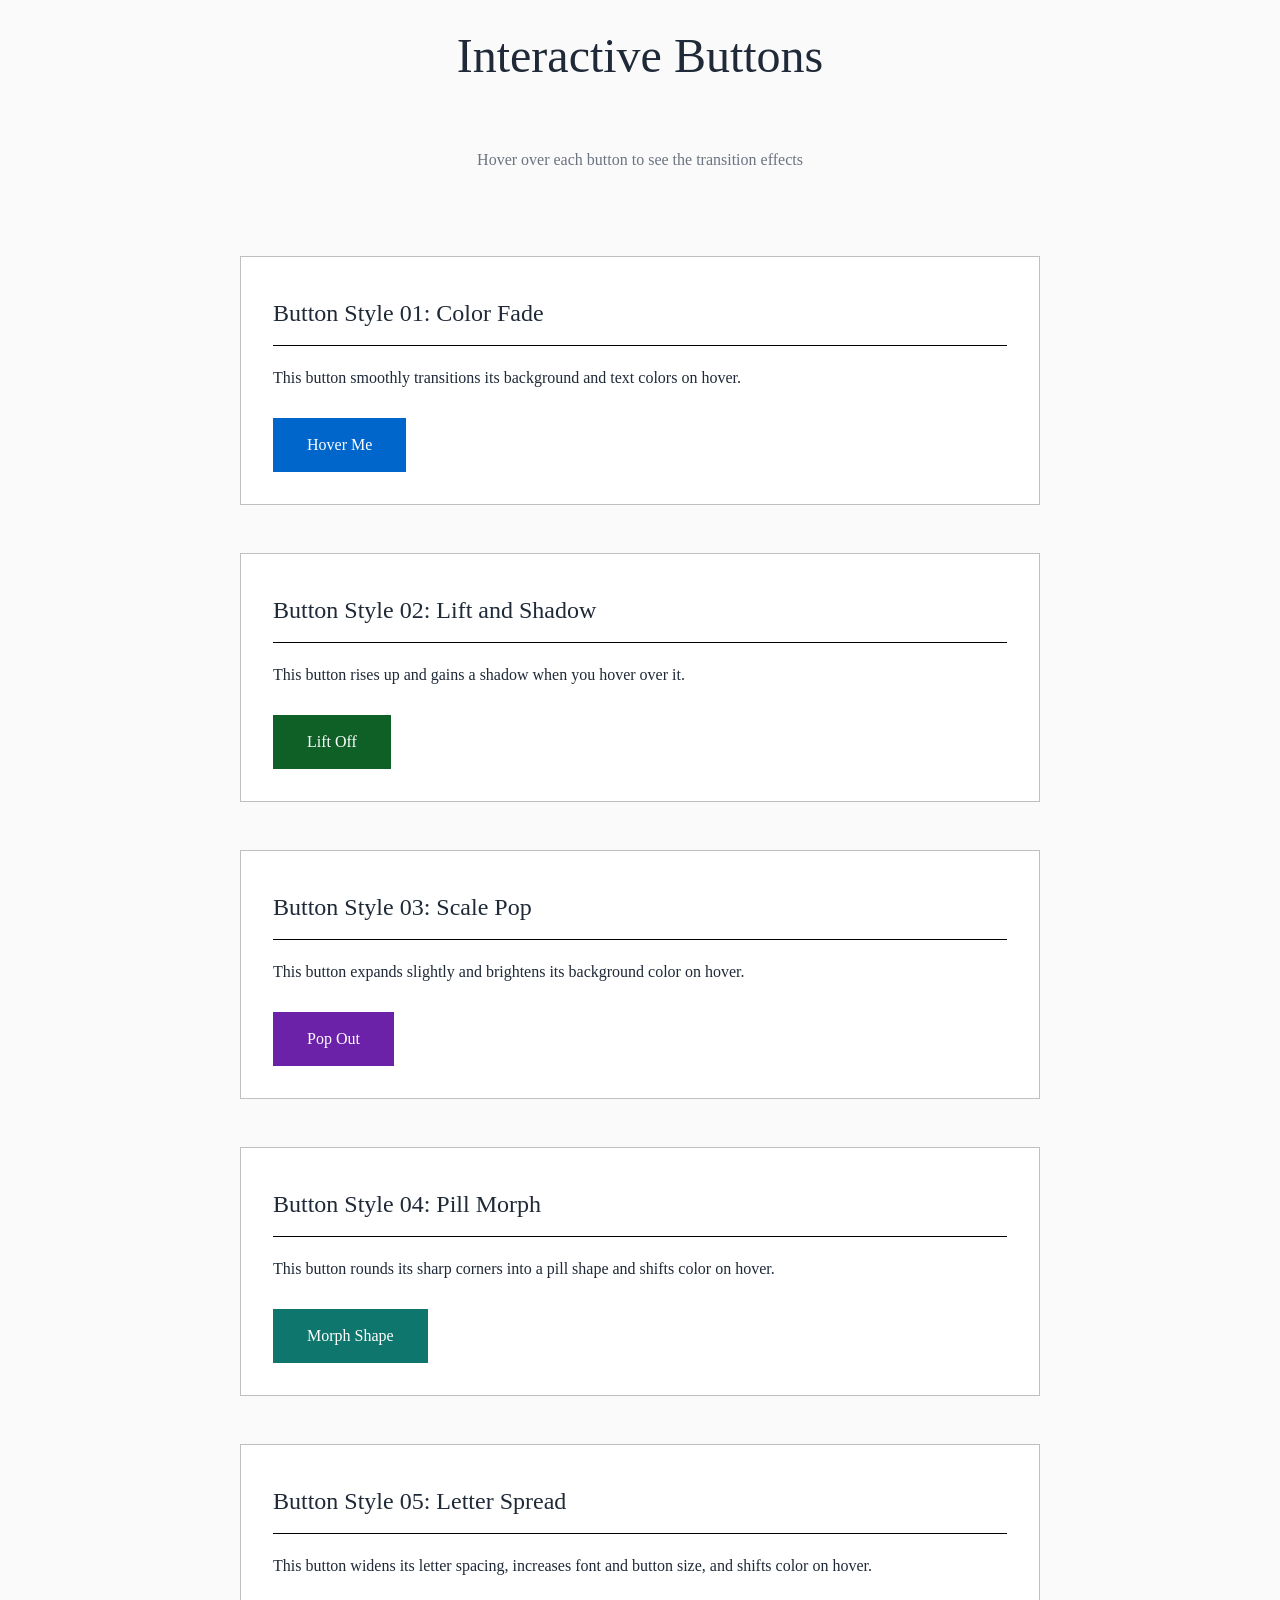
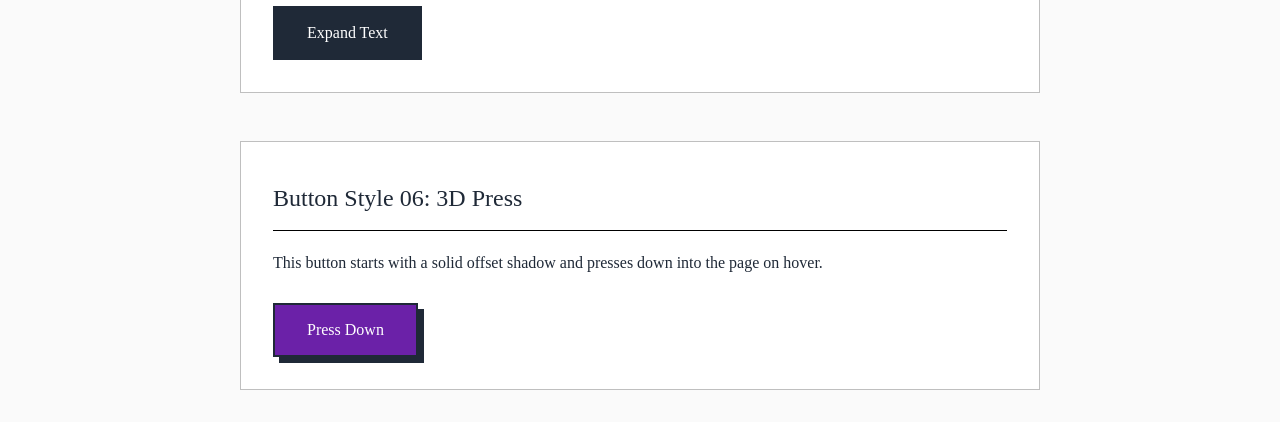
<file: week-05-exercise-01/index.html>
<!DOCTYPE html>
<html lang="en">

<head>
    <meta charset="UTF-8">
    <meta name="viewport" content="width=device-width, initial-scale=1.0">
    <title>Exercises Week 05 Exercise 01: Interactive Buttons</title>
    <link rel="stylesheet" href="./style.css">
</head>

<body>
    <div class="container">
        <h1>Interactive Buttons</h1>
        <p class="subtitle">Hover over each button to see the transition effects</p>

        <section class="button-section">
            <h2>Button Style 01: Color Fade</h2>
            <p>This button smoothly transitions its background and text colors on hover.</p>
            <button class="button-01">Hover Me</button>
        </section>


        <section class="button-section">
            <h2>Button Style 02: Lift and Shadow</h2>
            <p>This button rises up and gains a shadow when you hover over it.</p>
            <button class="button-02">Lift Off</button>
        </section>

        <section class="button-section">
            <h2>Button Style 03: Scale Pop</h2>
            <p>This button expands slightly and brightens its background color on hover.</p>
            <button class="button-03">Pop Out</button>
        </section>

        <section class="button-section">
            <h2>Button Style 04: Pill Morph</h2>
            <p>This button rounds its sharp corners into a pill shape and shifts color on hover.</p>
            <button class="button-04">Morph Shape</button>
        </section>

        <section class="button-section">
            <h2>Button Style 05: Letter Spread</h2>
            <p>This button widens its letter spacing, increases font and button size, and shifts color on hover.</p>
            <button class="button-05">Expand Text</button>
        </section>

        <section class="button-section">
            <h2>Button Style 06: 3D Press</h2>
            <p>This button starts with a solid offset shadow and presses down into the page on hover.</p>
            <button class="button-06">Press Down</button>
        </section>
    </div>
</body>

</html>
</file>
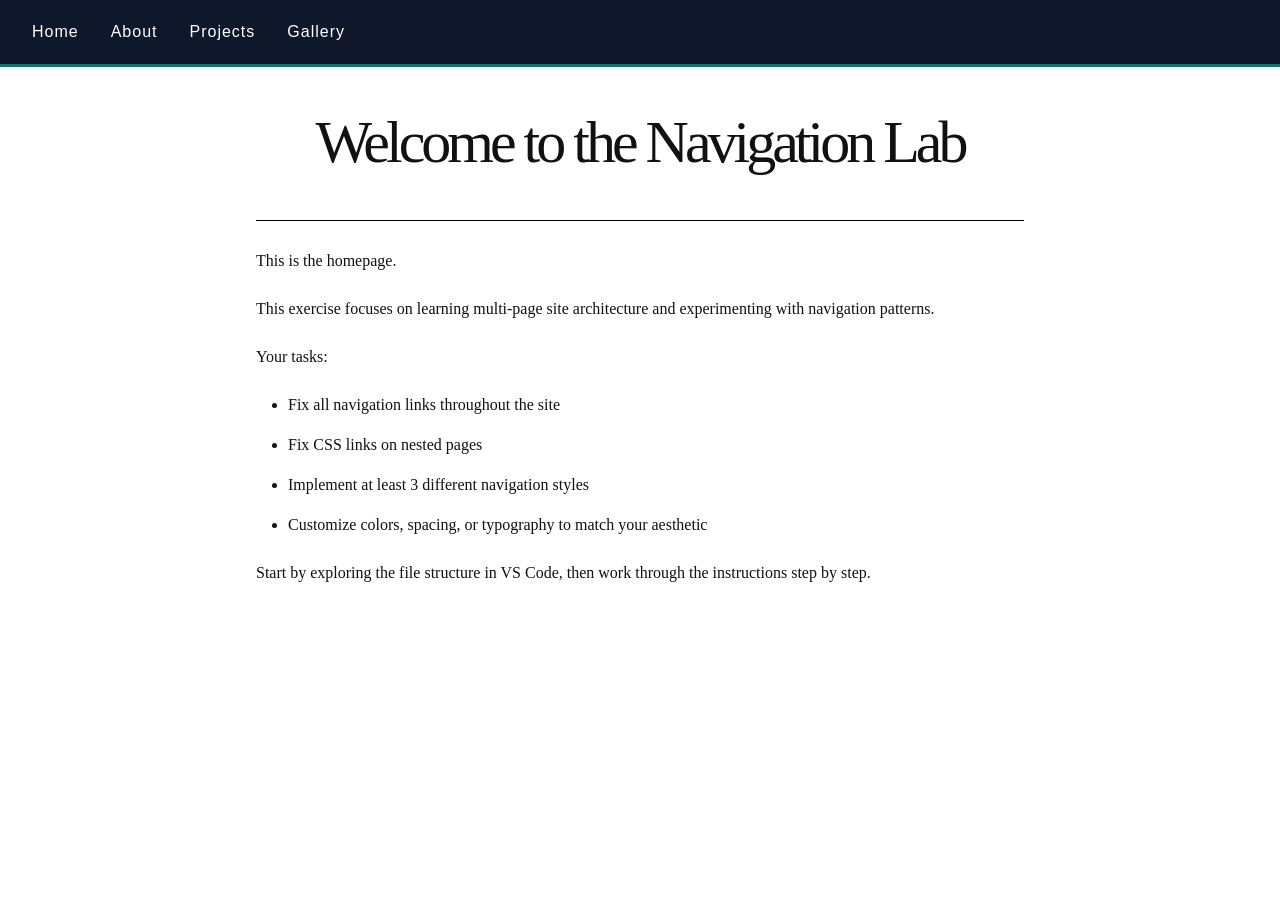
<file: week-06-exercise-01/index.html>
<!DOCTYPE html>
<html lang="en">

<head>
  <meta charset="UTF-8">
  <meta name="viewport" content="width=device-width, initial-scale=1.0">
  <title>Navigation Lab - Home</title>
  <link rel="stylesheet" href="css/style.css">
</head>

<body>

  <nav class="nav-horizontal">
    <ul>
      <li><a href="index.html">Home</a></li>
      <li><a href="about.html">About</a></li>
      <li><a href="projects/index.html">Projects</a></li>
      <li><a href="gallery/index.html">Gallery</a></li>
    </ul>
  </nav>

  <main>
    <h1>Welcome to the Navigation Lab</h1>

    <p>This is the homepage.</p>
    <p>This exercise focuses on learning multi-page site architecture and experimenting with navigation patterns.</p>

    <p>Your tasks:</p>
    <ul>
      <li>Fix all navigation links throughout the site</li>
      <li>Fix CSS links on nested pages</li>
      <li>Implement at least 3 different navigation styles</li>
      <li>Customize colors, spacing, or typography to match your aesthetic</li>
    </ul>

    <p>Start by exploring the file structure in VS Code, then work through the instructions step by step.</p>
  </main>

</body>

</html>
</file>
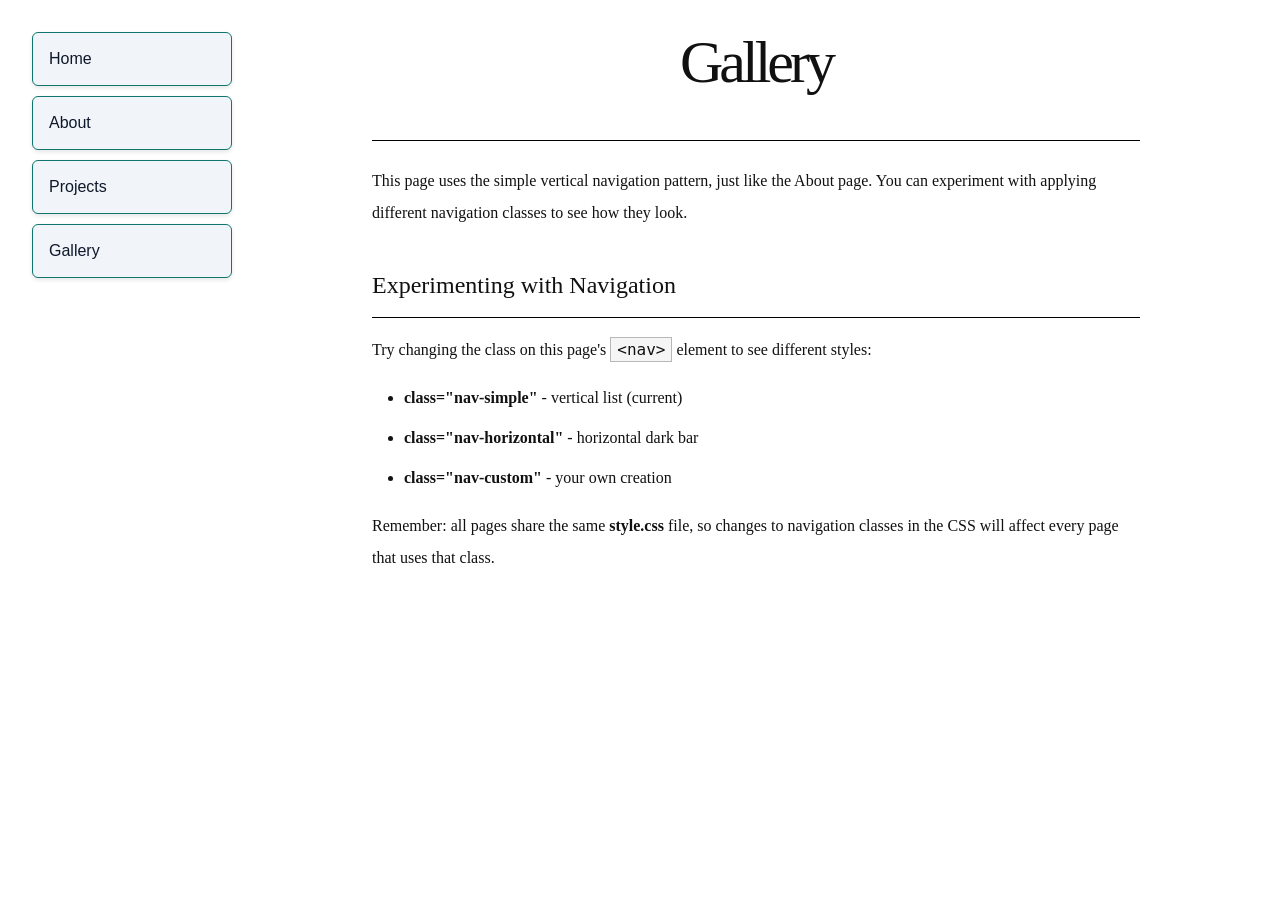
<file: week-06-exercise-01/gallery/index.html>
<!DOCTYPE html>
<html lang="en">

<head>
  <meta charset="UTF-8">
  <meta name="viewport" content="width=device-width, initial-scale=1.0">
  <title>Navigation Lab - Gallery</title>
  <link rel="stylesheet" href="../css/style.css">
</head>

<body>

  <nav class="nav-simple">
    <ul>
      <li><a href="../index.html">Home</a></li>
      <li><a href="../about.html">About</a></li>
      <li><a href="../projects/index.html">Projects</a></li>
      <li><a href="index.html">Gallery</a></li>
    </ul>
  </nav>

  <main>
    <h1>Gallery</h1>

    <p>This page uses the simple vertical navigation pattern, just like the About page. You can experiment with applying
      different navigation classes to see how they look.</p>

    <h2>Experimenting with Navigation</h2>

    <p>Try changing the class on this page's <code>&lt;nav&gt;</code> element to see different styles:</p>

    <ul>
      <li><strong>class="nav-simple"</strong> - vertical list (current)</li>
      <li><strong>class="nav-horizontal"</strong> - horizontal dark bar</li>
      <li><strong>class="nav-custom"</strong> - your own creation</li>
    </ul>

    <p>Remember: all pages share the same <strong>style.css</strong> file, so changes to navigation classes in the CSS
      will affect every page that uses that class.</p>
  </main>

</body>

</html>
</file>
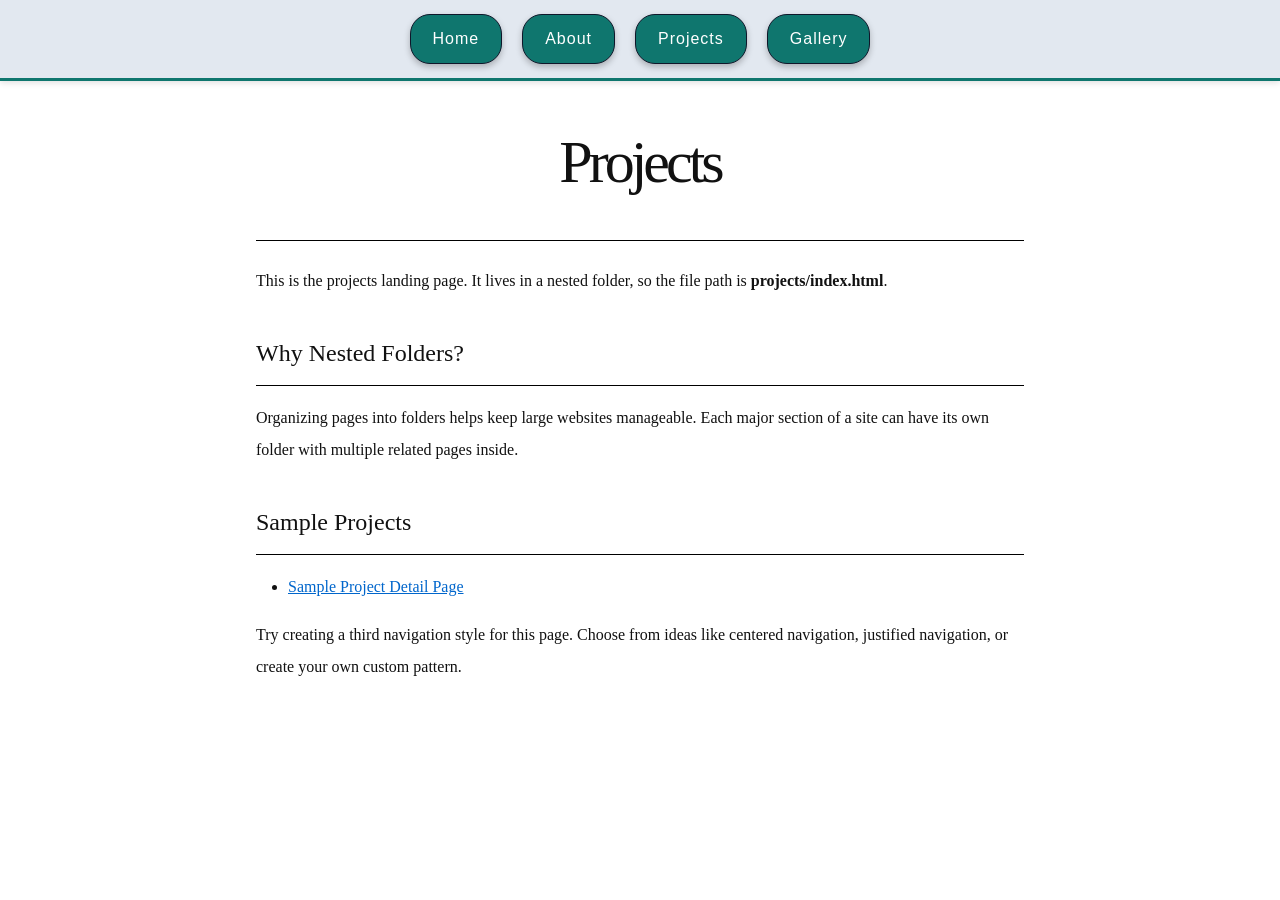
<file: week-06-exercise-01/projects/index.html>
<!DOCTYPE html>
<html lang="en">

<head>
  <meta charset="UTF-8">
  <meta name="viewport" content="width=device-width, initial-scale=1.0">
  <title>Navigation Lab - Projects</title>
  <link rel="stylesheet" href="../css/style.css">
</head>

<body>

  <nav class="nav-custom">
    <ul>
      <li><a href="../index.html">Home</a></li>
      <li><a href="../about.html">About</a></li>
      <li><a href="index.html">Projects</a></li>
      <li><a href="../gallery/index.html">Gallery</a></li>
    </ul>
  </nav>

  <main>
    <h1>Projects</h1>

    <p>This is the projects landing page. It lives in a nested folder, so the file path is
      <strong>projects/index.html</strong>.
    </p>

    <h2>Why Nested Folders?</h2>

    <p>Organizing pages into folders helps keep large websites manageable. Each major section of a site can have its own
      folder with multiple related pages inside.</p>

    <h2>Sample Projects</h2>

    <ul>
      <li><a href="project-detail.html">Sample Project Detail Page</a></li>
    </ul>

    <p>Try creating a third navigation style for this page. Choose from ideas like centered navigation, justified
      navigation, or create your own custom pattern.</p>
  </main>

</body>

</html>
</file>
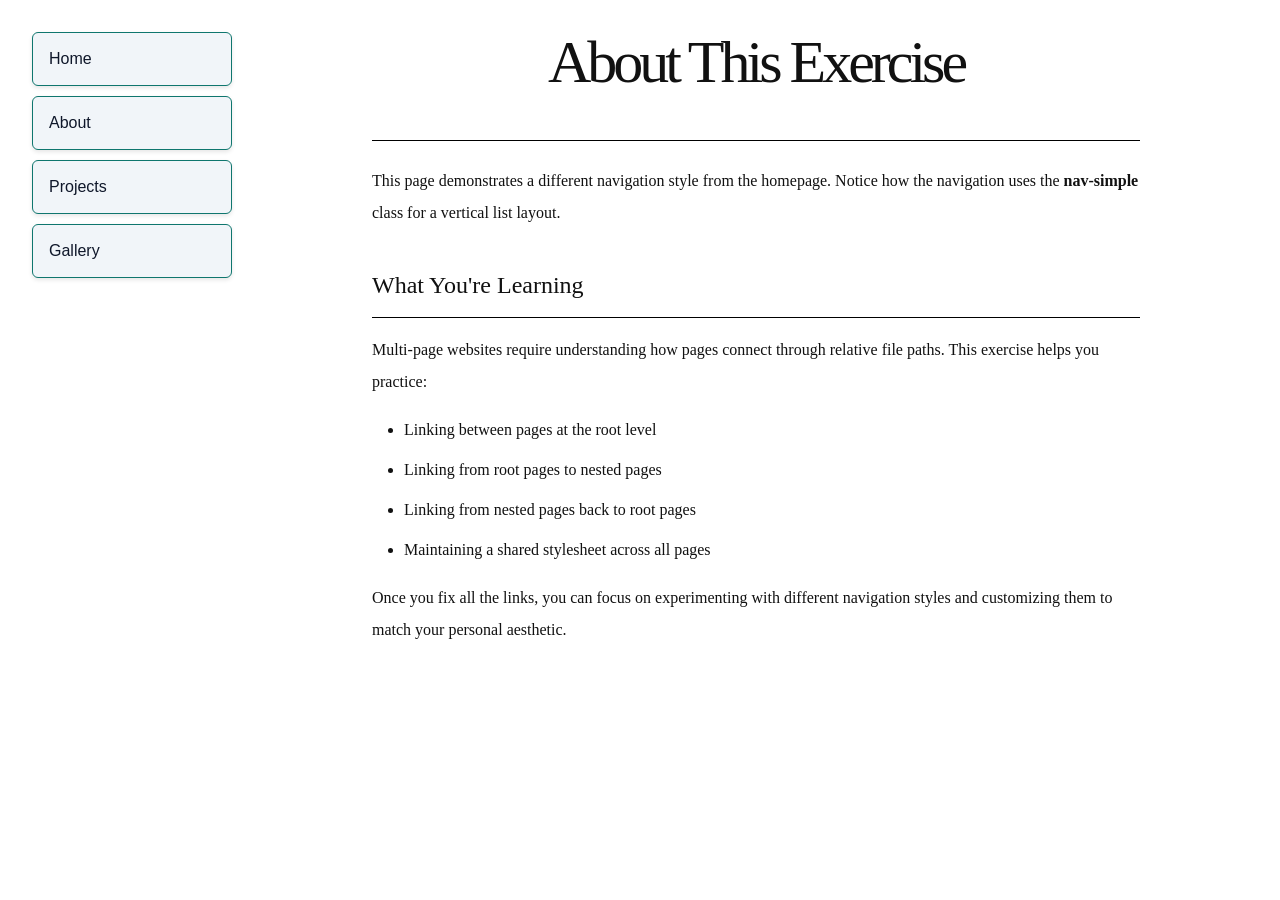
<file: week-06-exercise-01/about.html>
<!DOCTYPE html>
<html lang="en">

<head>
  <meta charset="UTF-8">
  <meta name="viewport" content="width=device-width, initial-scale=1.0">
  <title>Navigation Lab - About</title>
  <link rel="stylesheet" href="css/style.css">
</head>

<body>

  <nav class="nav-simple">
    <ul>
      <li><a href="index.html">Home</a></li>
      <li><a href="about.html">About</a></li>
      <li><a href="projects/index.html">Projects</a></li>
      <li><a href="gallery/index.html">Gallery</a></li>
    </ul>
  </nav>

  <main>
    <h1>About This Exercise</h1>

    <p>This page demonstrates a different navigation style from the homepage. Notice how the navigation uses the
      <strong>nav-simple</strong> class for a vertical list layout.
    </p>

    <h2>What You're Learning</h2>

    <p>Multi-page websites require understanding how pages connect through relative file paths. This exercise helps you
      practice:</p>

    <ul>
      <li>Linking between pages at the root level</li>
      <li>Linking from root pages to nested pages</li>
      <li>Linking from nested pages back to root pages</li>
      <li>Maintaining a shared stylesheet across all pages</li>
    </ul>

    <p>Once you fix all the links, you can focus on experimenting with different navigation styles and customizing them
      to match your personal aesthetic.</p>
  </main>

</body>

</html>
</file>
<file: project-01/style.css>
:root {
    --bg-dark: #0e0e11;
    --bg-charcoal: #121216;
    --bg-surface: #1e1f26;
    --twitch-purple: #9146FF;
    --purple-light: #a970ff;
    --neon-cyan: #00F0FF;
    --neon-pink: #FF2A85;
    --text-white: #ffffff;
    --text-muted: #b8b9bf;
    --border-color: #32343f;
}

* {
    box-sizing: border-box;
    margin: 0;
    padding: 0;
}

html {
    scroll-behavior: smooth;
}

body {
    background-color: var(--bg-charcoal);
    color: var(--text-white);
    font-family: 'Segoe UI', Tahoma, Geneva, Verdana, sans-serif;
    line-height: 1.6;
}

h1, h2, h3 {
    font-family: 'Trebuchet MS', 'Segoe UI', sans-serif;
    line-height: 1.2;
}

img {
    max-width: 100%;
    display: block;
}

.container {
    width: 90%;
    max-width: 1100px;
    margin: 0 auto;
}

.section-block {
    padding: 3.5rem 0;
    border-bottom: 1px solid var(--border-color);
}

.site-header {
    position: sticky;
    top: 0;
    z-index: 10;
    box-shadow: 0 4px 20px rgba(0, 0, 0, 0.6);
}

.top-nav {
    background-color: var(--bg-dark);
    padding: 0.9rem 1rem;
    border-bottom: 1px solid var(--border-color);
}

.nav-links {
    list-style: none;
    display: flex;
    justify-content: center;
    gap: 2.25rem;
    flex-wrap: wrap;
}

.nav-links a {
    color: var(--text-white);
    text-decoration: none;
    font-weight: 500;
    font-size: 0.95rem;
    padding: 0.3rem 0.65rem;
    border-radius: 4px;
    transition: background-color 0.25s ease, box-shadow 0.25s ease, color 0.25s ease;
}

.nav-links a:hover {
    background-color: var(--neon-pink);
    color: var(--text-white);
    box-shadow: 0 0 12px rgba(255, 42, 133, 0.6);
}

.name-banner {
    background-color: var(--twitch-purple);
    text-align: center;
    padding: 0.85rem 1rem;
    box-shadow: 0 4px 18px rgba(145, 70, 255, 0.35);
}

.name-banner h1 {
    font-size: 2.1rem;
    letter-spacing: 0.08em;
    font-weight: 700;
    color: var(--text-white);
}

.hero-section {
    padding: 4rem 0 3.5rem;
    border-bottom: 1px solid var(--border-color);
}

.hero-centered {
    display: flex;
    flex-direction: column;
    align-items: center;
    text-align: center;
    max-width: 720px;
}

.photo-frame {
    width: 250px;
    height: 370px;
    border: 3px solid var(--twitch-purple);
    border-radius: 10px;
    margin-bottom: 1.5rem;
    background-color: var(--bg-surface);
    box-shadow: 0 0 18px rgba(145, 70, 255, 0.4);
    transition: border-color 0.3s ease, box-shadow 0.3s ease;
}

.photo-frame:hover {
    border-color: var(--neon-cyan);
    box-shadow: 0 0 20px rgba(0, 240, 255, 0.45);
}

.photo-frame img {
    width: 100%;
    height: 100%;
    border-radius: 7px;
    object-fit: cover;
    object-position: center top;
}

.hero-centered h2 {
    color: var(--purple-light);
    font-size: 1.85rem;
    margin-bottom: 1rem;
}

.hero-centered p {
    color: var(--text-muted);
    font-size: 1.05rem;
    margin-bottom: 0.9rem;
}

.dual-flex {
    display: flex;
    justify-content: center;
    gap: 2rem;
}

.dual-box {
    flex: 1;
    max-width: 460px;
    background-color: var(--bg-surface);
    border: 2px solid var(--border-color);
    border-radius: 8px;
    padding: 2rem;
    transition: border-color 0.25s ease, transform 0.25s ease, box-shadow 0.25s ease;
}

.dual-box:hover {
    border-color: var(--neon-cyan);
    transform: translateY(-4px);
    box-shadow: 0 6px 20px rgba(0, 240, 255, 0.2);
}

.dual-box h2 {
    color: var(--purple-light);
    text-align: center;
    font-size: 1.5rem;
    margin-bottom: 1.25rem;
    padding-bottom: 0.6rem;
    border-bottom: 1px solid var(--border-color);
}

.dual-box ul {
    list-style-position: inside;
    color: var(--text-white);
}

.dual-box li {
    margin-bottom: 0.6rem;
    font-size: 0.98rem;
}

.section-heading {
    text-align: center;
    color: var(--purple-light);
    font-size: 1.85rem;
    margin-bottom: 2rem;
}

.projects-flex {
    display: flex;
    gap: 1.25rem;
}

.project-card {
    flex: 1;
    background-color: var(--bg-surface);
    border: 2px solid var(--border-color);
    border-radius: 8px;
    overflow: hidden;
    display: flex;
    flex-direction: column;
    transition: transform 0.25s ease, border-color 0.25s ease, box-shadow 0.25s ease;
}

.project-card:hover {
    transform: translateY(-5px);
    border-color: var(--neon-pink);
    box-shadow: 0 8px 22px rgba(255, 42, 133, 0.25);
}

.project-card img {
    width: 100%;
    height: 155px;
    object-fit: contain;
    background-color: var(--bg-dark);
    padding: 0.4rem;
    border-bottom: 1px solid var(--border-color);
}

.project-info {
    padding: 1.25rem;
    display: flex;
    flex-direction: column;
    flex: 1;
}

.project-info h3 {
    font-size: 1.15rem;
    margin-bottom: 0.5rem;
    color: var(--text-white);
}

.project-info p {
    color: var(--text-muted);
    font-size: 0.9rem;
    margin-bottom: 1rem;
    flex: 1;
}

.card-link {
    color: var(--neon-cyan);
    text-decoration: none;
    font-weight: 600;
    font-size: 0.9rem;
    transition: color 0.2s ease;
}

.card-link:hover {
    color: var(--neon-pink);
}

.site-footer {
    background-color: var(--bg-dark);
    padding: 2.5rem 1rem;
}

.footer-centered {
    display: flex;
    flex-direction: column;
    align-items: center;
    text-align: center;
    gap: 1rem;
}

.footer-label {
    color: var(--text-muted);
    font-size: 0.9rem;
}

.contact-row {
    display: flex;
    gap: 1.5rem;
    flex-wrap: wrap;
    justify-content: center;
}

.contact-btn {
    color: var(--text-white);
    text-decoration: none;
    font-weight: 600;
    font-size: 1.05rem;
    padding: 0.55rem 1.2rem;
    border: 1px solid var(--border-color);
    border-radius: 6px;
    background-color: var(--bg-surface);
    transition: border-color 0.25s ease, background-color 0.25s ease, box-shadow 0.25s ease, color 0.25s ease;
}

.contact-btn:hover {
    border-color: var(--neon-cyan);
    background-color: rgba(0, 240, 255, 0.12);
    color: var(--neon-cyan);
    box-shadow: 0 0 15px rgba(0, 240, 255, 0.35);
}

@media (max-width: 850px) {
    .dual-flex,
    .projects-flex {
        flex-direction: column;
        align-items: center;
    }

    .dual-box,
    .project-card {
        width: 100%;
        max-width: 500px;
    }

    .nav-links {
        gap: 1rem;
    }
}
</file>
<file: week-03-exercise-01/style.css>
* {
    box-sizing: border-box;
}

*
body {
    font-family: Arial, Helvetica, sans-serif;
    background-color: #3d3d3d;
    margin: 0;
    padding: 40px 20px;
}

.card {
    max-width: 600px;
    margin: 0 auto;
    padding: 32px;
    background-color: #ffffff;
    border: 4px solid #03b9b9;
}

.card h1 {
    color: #8901f8;
    font-size: 2.5rem;
    margin-top: 0;
    margin-bottom: 16px;
}

.card p {
    color: #000000;
    font-size: 1.1rem;
    margin-top: 0;
    margin-bottom: 0;
    line-height: 1.6;
}
</file>
<file: week-04-exercise-01/style.css>
* {
    box-sizing: border-box;
}

html,
body {
    min-height: 100vh;
    margin: 0;
}

body {
    font-family: "Times New Roman", serif;
    line-height: 2;
    display: flex;
    justify-content: center;
    align-items: flex-start;
    padding: 32px 0;
}

main {
    max-width: 800px;
    width: 90%;
    padding: 16px;
    border: 1px solid rgba(0, 0, 0, 0.25);
}

h1 {
    font-weight: normal;
    font-size: 48px;
    line-height: 1em;
    margin-top: 48px;
    margin-bottom: 48px;
    text-align: center;
}

h2 {
    font-size: 24px;
    margin-top: 48px;
    margin-bottom: 16px;
    border-bottom: 1px solid rgba(0, 0, 0, 1);
    padding-bottom: 16px;
}

p {
    margin-bottom: 16px;
}

.screenshot-container {
    margin: 32px 0;
    padding: 16px;
    border: 1px solid rgba(0, 0, 0, 1);
    text-align: center;
}

.screenshot-container img {
    max-width: 100%;
    height: auto;
    display: block;
    margin: 0 auto;
    border: 1px solid rgba(0, 0, 0, 0.25);
}
</file>
<file: week-04-exercise-02/style.css>
* {
    box-sizing: border-box;
}

html,
body {
    min-height: 100vh;
    margin: 0;
}

body {
    font-family: "Segoe UI", Tahoma, Geneva, Verdana, sans-serif;
    line-height: 1.6;
    display: flex;
    justify-content: center;
    align-items: flex-start;
    padding: 32px 0;
    background-color: #1a1e22;
    color: #f1f5f9;
}

main {
    max-width: 1200px;
    width: 90%;
    padding: 16px;
    border: 1px solid #2d353e;
    background-color: #121518;
    border-radius: 12px;
}

h1 {
    font-weight: bold;
    font-size: 48px;
    line-height: 1em;
    margin-top: 24px;
    margin-bottom: 24px;
    text-align: center;
    border-bottom: 4px solid #006847;
    padding-bottom: 16px;
}

main>p {
    margin-bottom: 32px;
    text-align: center;
    max-width: 800px;
    margin-left: auto;
    margin-right: auto;
}

.collection-grid {
    margin: 48px 0;
    display: flex;
    flex-wrap: wrap;
    gap: 24px;
}

.collection-card {
    border: 1px solid #003278;
    border-top: 5px solid #003278;
    border-radius: 10px;
    background-color: #232931;
    padding: 16px;
    box-shadow: 0 6px 16px rgba(0, 0, 0, 0.4);
    flex-grow: 1;
    flex-shrink: 1;
    flex-basis: 300px;
}

.collection-card img {
    width: 100%;
    height: auto;
    display: block;
    border: 1px solid rgba(0, 0, 0, 0.25);
    margin-bottom: 16px;
}

.collection-card h2 {
    font-size: 24px;
    font-weight: bold;
    margin-top: 0;
    margin-bottom: 8px;
    line-height: 1.2;
}

.collection-card .details {
    font-size: 14px;
    color: #94a3b8;
    margin-bottom: 16px;
    text-align: right;
    font-style: italic;
}

.collection-card .description {
    font-size: 16px;
    margin-bottom: 0;
    line-height: 1.6;
    text-align: center;
}

@media (width >= 480px) { 
    .collection-card {
        flex-basis: 45%;
    }       
}

@media (width >= 1024px) { 
    .collection-card {
        flex-basis: 30%;
    }       
}
</file>
<file: week-05-exercise-01/style.css>
:root {
    --color-light: #ffffff;
    --color-dark: #1f2937;
    --color-primary: #6b21a8;
    --color-primary-hover: #9333ea;
    --color-accent: #0f766e;
    --color-accent-hover: #115e59;
}

*{
    margin: 0;
    padding: 0;
    box-sizing: border-box;
}

body {
    font-family: "Times New Roman", serif;
    line-height: 2;
    background-color: #fafafa;
    color: #1F2937;
    padding: 32px 16px;
}

.container {
    max-width: 800px;
    margin: 0 auto;
    display: flex;
    flex-direction: column;
    gap: 48px;
}

h1 {
    font-size: 48px;
    line-height: 1em;
    font-weight: normal;
    text-align: center;
    margin-bottom: 16px;
}

.subtitle {
    text-align: center;
    font-size: 16px;
    color: #6B7280;
    margin-bottom: 32px;
}

h2 {
    font-size: 24px;
    font-weight: normal;
    border-bottom: 1px solid rgba(0, 0, 0, 1);
    padding-bottom: 8px;
    margin-bottom: 16px;
}

.button-section {
    padding: 32px;
    background-color: #ffffff;
    border: 1px solid rgba(0, 0, 0, 0.25);
}

.button-section p {
    font-size: 16px;
    margin-bottom: 24px;
}

button {
    font-family: "Times New Roman", serif;
    font-size: 16px;
    cursor: pointer;
    border-radius: 0;
}

.button-01 {
    background-color: #0066CC;
    color: #ffffff;
    padding: 16px 32px;
    border: 2px solid #0066CC;
    transition: background-color 0.3s ease, color 0.3s ease, border-color 0.3s ease;
}

.button-01:hover {
    background-color: #ffffff;
    color: #0066CC;
    border-color: #0066CC;
}

.button-02 {
    background-color: #0e6027;
    color: #ffffff;
    padding: 16px 32px;
    border: 2px solid #0e6027;
    transition: transform 0.3s ease, box-shadow 0.3s ease;
}

.button-02:hover {
    transform: translateY(-4px);
    box-shadow: 0 8px 16px rgba(0, 0, 0, 0.2);
}

.button-03 {
    background-color: var(--color-primary);
    color: var(--color-light);
    padding: 16px 32px;
    border: 2px solid var(--color-primary);
    font-family: "Times New Roman", serif;
    transition: transform 0.25s ease-out, background-color 0.25s ease-out, border-color 0.25s ease-out;
}

.button-03:hover {
    transform: scale(1.08);
    background-color: var(--color-primary-hover);
    border-color: var(--color-primary-hover);
}

.button-04 {
    background-color: var(--color-accent);
    color: var(--color-light);
    padding: 16px 32px;
    border: 2px solid var(--color-accent);
    font-family: "Times New Roman", serif;
    transition: border-radius 0.4s ease-in-out, background-color 0.4s ease-in-out, border-color 0.4s ease-in-out;
}

.button-04:hover {
    border-radius: 32px;
    background-color: var(--color-accent-hover);
    border-color: var(--color-accent-hover);
}

.button-05 {
    background-color: var(--color-dark);
    color: var(--color-light);
    padding: 16px 32px;
    border: 2px solid var(--color-dark);
    font-family: "Times New Roman", serif;
    font-size: 16px;
    letter-spacing: 0px;
    transition: letter-spacing 0.3s ease, font-size 0.3s ease, background-color 0.3s ease, border-color 0.3s ease;
}

.button-05:hover {
    letter-spacing: 3px;
    font-size: 20px;
    background-color: var(--color-accent);
    border-color: var(--color-accent);
}

.button-06 {
    background-color: var(--color-primary);
    color: var(--color-light);
    padding: 16px 32px;
    border: 2px solid var(--color-dark);
    font-family: "Times New Roman", serif;
    box-shadow: 6px 6px 0px var(--color-dark);
    transition: transform 0.2s linear, box-shadow 0.2s linear, background-color 0.2s linear;
}

.button-06:hover {
    transform: translate(4px, 4px);
    box-shadow: 2px 2px 0px var(--color-dark);
    background-color: var(--color-primary-hover);
}
</file>
<file: week-06-exercise-01/css/style.css>
* {
  margin: 0;
  padding: 0;
  box-sizing: border-box;
}

body {
  font-family: "Times New Roman", serif;
  font-size: 16px;
  line-height: 2;
  color: #111111;
  background-color: #ffffff;
  display: flex;
  justify-content: center;
  align-items: flex-start;
  min-height: 100vh;
  padding: 32px 0;
}

main {
  max-width: 800px;
  width: 100%;
  padding: 0 16px;
}

h1 {
  font-size: 3.75rem;
  font-weight: normal;
  line-height: 1em;
  letter-spacing: -0.25rem;
  text-align: center;
  margin-bottom: 24px;
  padding-bottom: 48px;
  border-bottom: 1px solid rgba(0, 0, 0, 1);
}

h2 {
  font-size: 24px;
  font-weight: normal;
  margin-top: 32px;
  margin-bottom: 16px;
  padding-bottom: 8px;
  border-bottom: 1px solid rgba(0, 0, 0, 1);
}

p {
  margin-bottom: 16px;
}

ul {
  margin-left: 32px;
  margin-bottom: 16px;
}

li {
  margin-bottom: 8px;
}

a {
  color: #0066CC;
  text-decoration: underline;
}

a:hover {
  color: #004499;
}

code {
  font-family: monospace;
  background-color: #f5f5f5;
  padding: 2px 6px;
  border: 1px solid rgba(0, 0, 0, 0.25);
}

.nav-simple {
  position: fixed;
  left: 32px;
  top: 32px;
  width: 200px;
}

.nav-simple ul {
  list-style: none;
  margin: 0;
  padding: 0;
}

.nav-simple li {
  margin-bottom: 10px;
}

.nav-simple a {
  display: block;
  padding: 10px 16px;
  font-family: arial, sans-serif;
  color: #0f172a;
  text-decoration: none;
  background-color: #f1f5f9;
  border: 1px solid #0f766e;
  border-radius: 6px;
  box-shadow: 0 2px 4px rgba(0, 0, 0, 0.1);
  transition: background-color 0.3s ease, color 0.3s ease;
}

.nav-simple a:hover {
  background-color: #0f766e;
  color: #ffffff;
  box-shadow: 0 4px 8px rgba(0, 0, 0, 0.2);
}

.nav-simple+main {
  margin-left: 232px;
}

.nav-horizontal {
  position: fixed;
  top: 0;
  left: 0;
  right: 0;
  background-color: #0f172a;
  padding: 0 32px;
  border-bottom: 3px solid #0f766e;
  z-index: 1000;
}

.nav-horizontal ul {
  list-style: none;
  margin: 0;
  padding: 0;
  display: flex;
  gap: 32px;
}

.nav-horizontal li {
  margin-bottom: 0;
}

.nav-horizontal a {
  display: block;
  padding: 16px 0;
  font-family: arial, sans-serif;
  letter-spacing: 1px;
  color: #ffffff;
  text-decoration: none;
  transition: color 0.3s ease;
}

.nav-horizontal a:hover {
  color: #5eead4;
}

.nav-horizontal+main {
  margin-top: 80px;
}

.nav-custom {
  position: fixed;
  top: 0;
  left: 0;
  right: 0;
  background-color: #e2e8f0;
  padding: 14px 32px;
  border-bottom: 3px solid #0f766e;
  box-shadow: 0 2px 6px rgba(0, 0, 0, 0.12);
  z-index: 1000;
}

.nav-custom ul {
  list-style: none;
  margin: 0;
  padding: 0;
  display: flex;
  justify-content: center;
  gap: 20px;
}

.nav-custom li {
  margin-bottom: 0;
}

.nav-custom a {
  display: block;
  padding: 8px 22px;
  font-family: Arial, sans-serif;
  letter-spacing: 1px;
  color: #ffffff;
  background-color: #0f766e;
  text-decoration: none;
  border: 1px solid #0f172a;
  border-radius: 20px;
  box-shadow: 0 3px 6px rgba(0, 0, 0, 0.25);
  transition: background-color 0.3s ease, color 0.3s ease, box-shadow 0.3s ease;
}

.nav-custom a:hover {
  background-color: #0f172a;
  color: #5eead4;
  box-shadow: 0 5px 10px rgba(0, 0, 0, 0.35);
}

.nav-custom + main {
  margin-top: 100px;
}



@media (width >=480px) {}

@media (width >=1024px) {}
</file>
